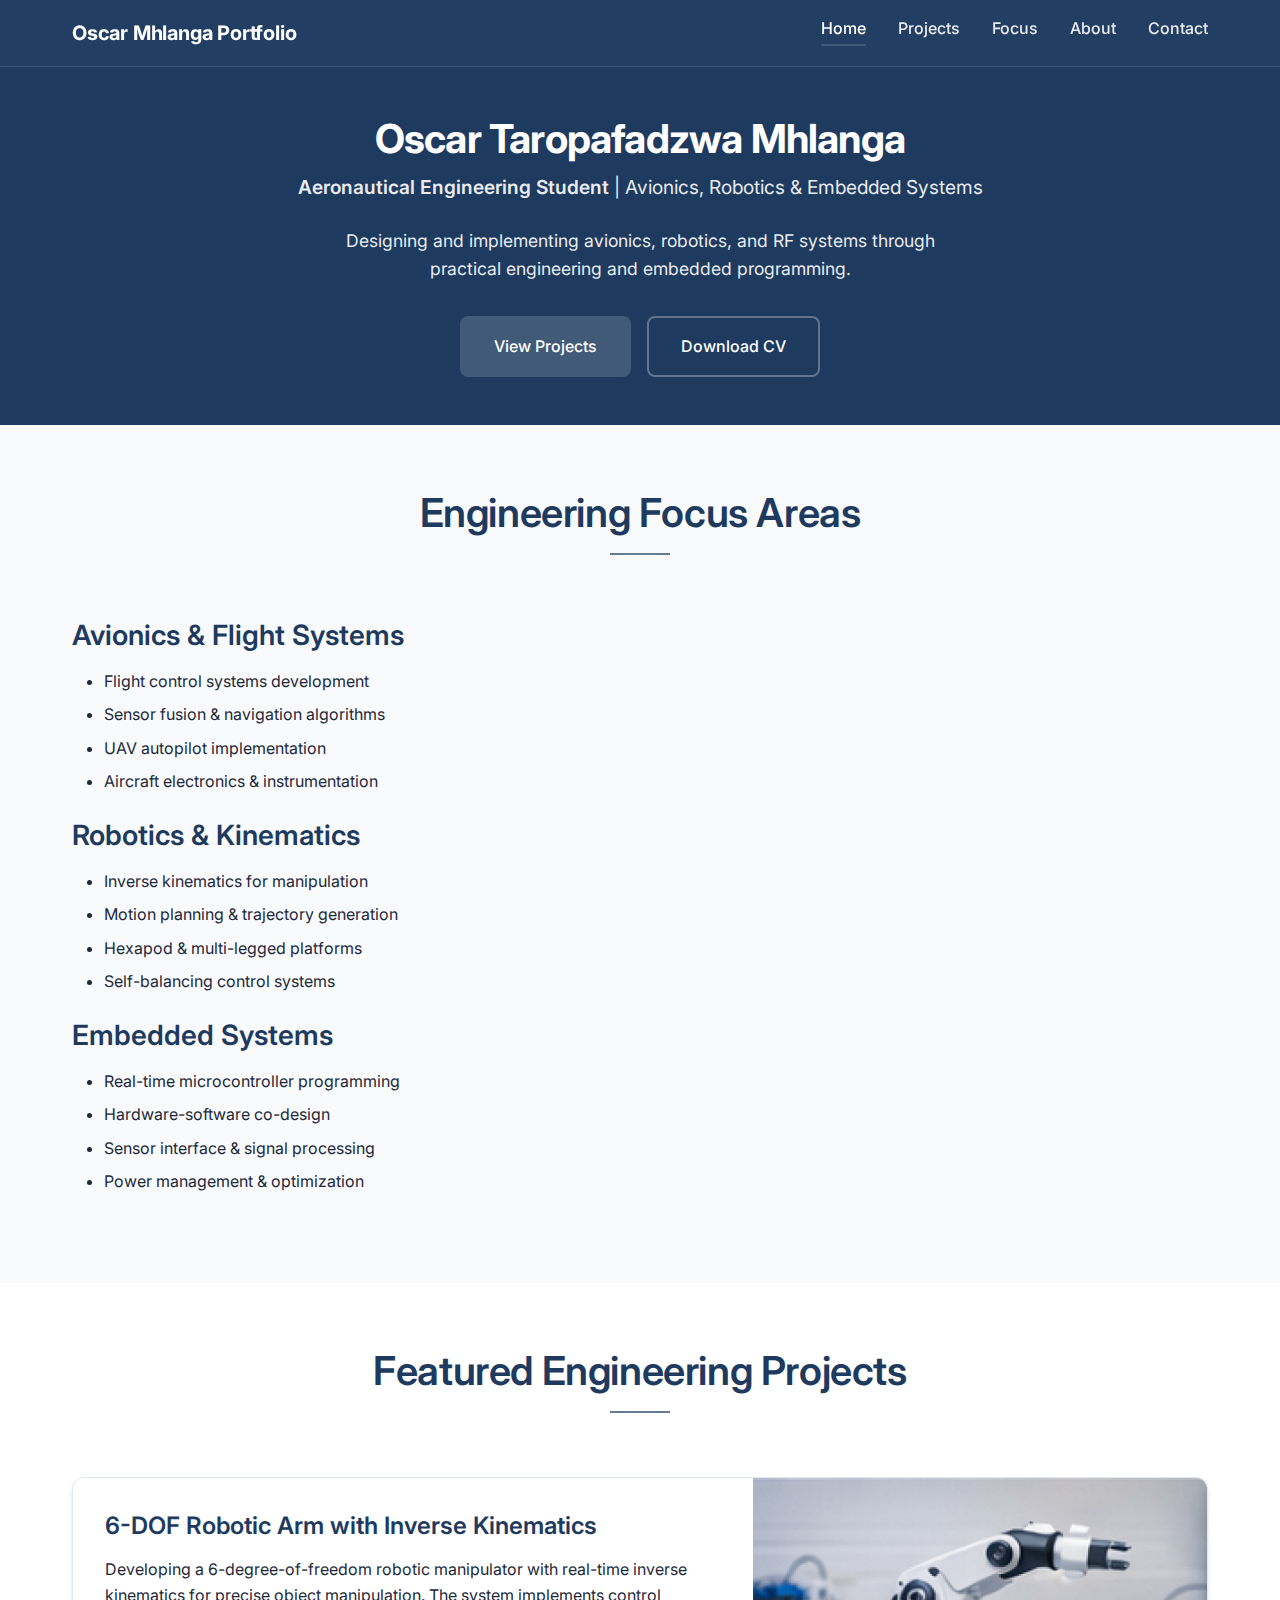
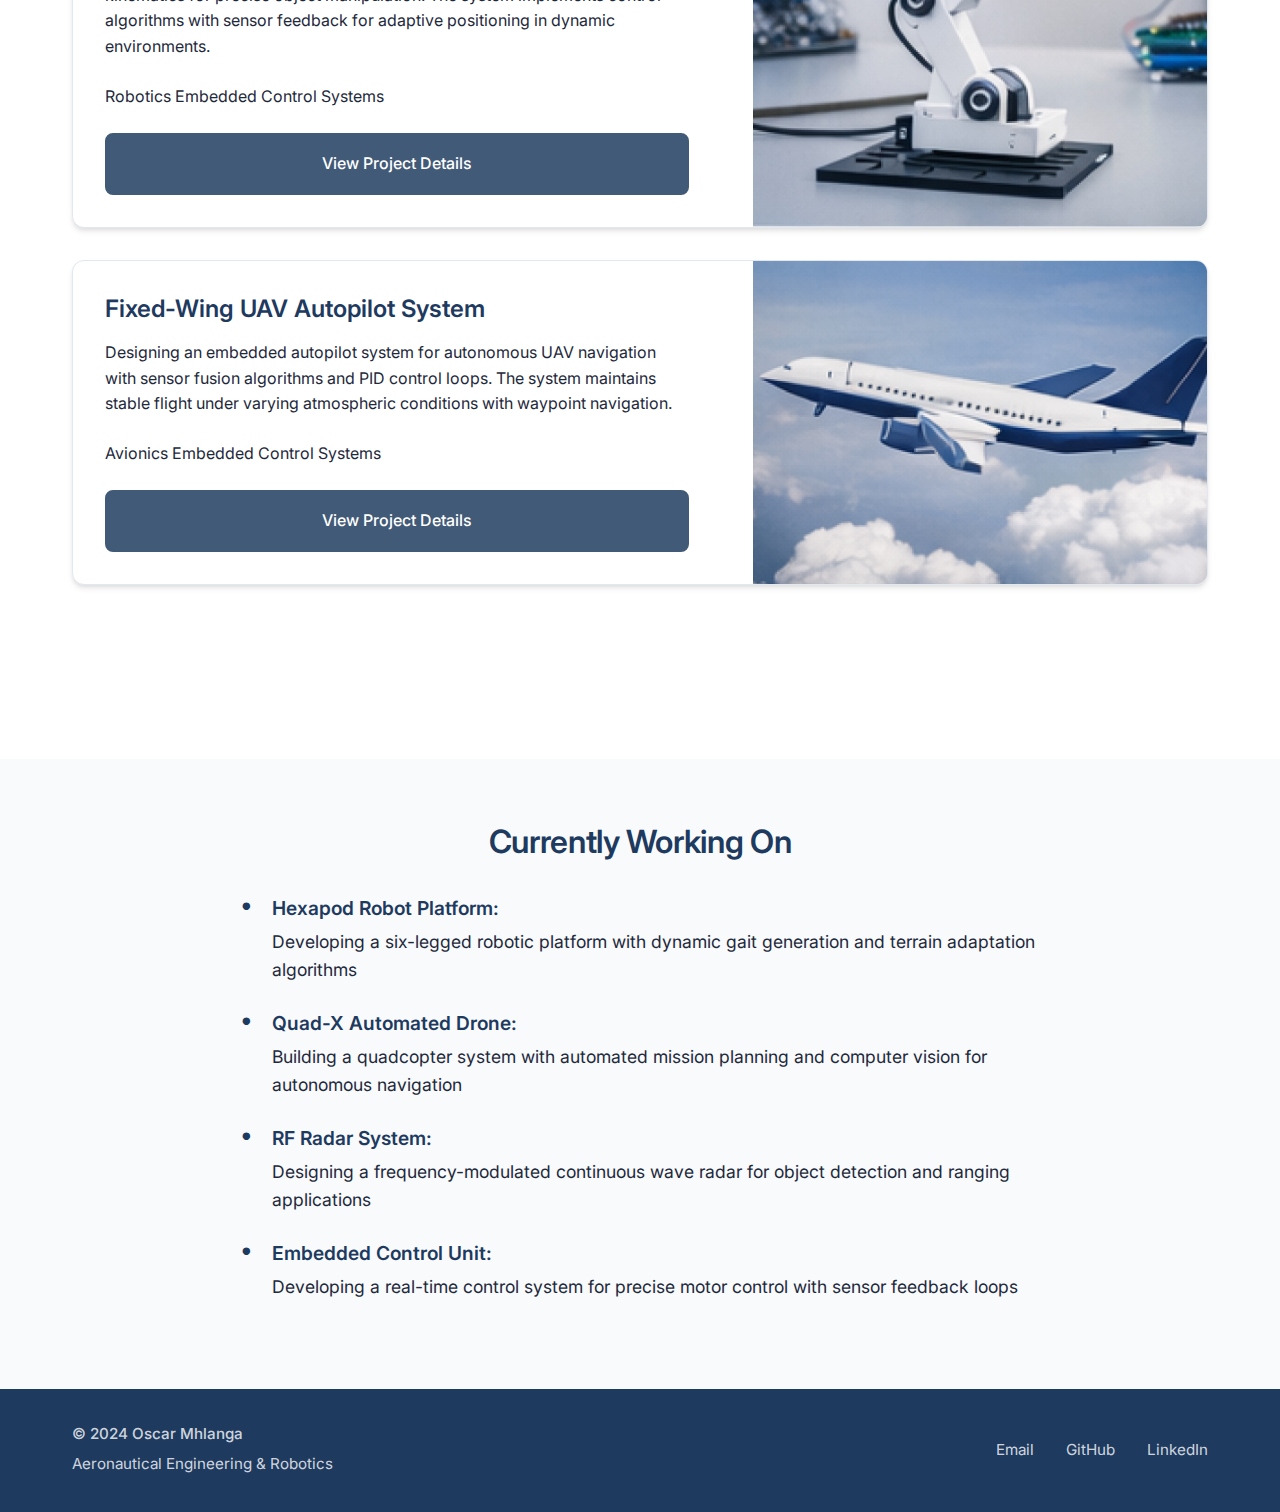
<file: index.html>
<!DOCTYPE html>
<html lang="en">
<head>
    <meta charset="UTF-8">
    <meta name="viewport" content="width=device-width, initial-scale=1.0">
    <title>Oscar Mhlanga</title>
    
    <!-- Fonts -->
    <link rel="preconnect" href="https://fonts.googleapis.com">
    <link rel="preconnect" href="https://fonts.gstatic.com" crossorigin>
    <link href="https://fonts.googleapis.com/css2?family=Inter:wght@300;400;500;600;700&family=JetBrains+Mono:wght@400;500&display=swap" rel="stylesheet">
    
    <!-- CSS -->
    <link rel="stylesheet" href="assets/css/main.css">
    <link rel="stylesheet" href="assets/css/typography.css">
    <link rel="stylesheet" href="assets/css/components/navigation.css">
    <link rel="stylesheet" href="assets/css/components/buttons.css">
    <link rel="stylesheet" href="assets/css/components/cards.css">
    <link rel="stylesheet" href="assets/css/pages/home.css">
    
    <link rel="icon" type="image/svg+xml" href="assets/images/branding/logo.svg">
</head>
<body>
    <!-- Navigation -->
    <nav class="navigation" role="navigation" aria-label="Main navigation">
        <div class="navigation__container">
            <div class="navigation__logo">
                <a href="index.html">Oscar Mhlanga Portfolio</a>
            </div>
            <ul class="navigation__menu">
                <li><a href="index.html" class="navigation__link navigation__link--active">Home</a></li>
                <li><a href="projects.html" class="navigation__link">Projects</a></li>
                <li><a href="focus.html" class="navigation__link">Focus</a></li>
                <li><a href="about.html" class="navigation__link">About</a></li>
                <li><a href="contact.html" class="navigation__link">Contact</a></li>
            </ul>
            <button class="navigation__hamburger" aria-label="Toggle navigation menu">
                <span class="navigation__hamburger-bar"></span>
                <span class="navigation__hamburger-bar"></span>
                <span class="navigation__hamburger-bar"></span>
            </button>
        </div>
    </nav>

    <!-- Hero Section -->
    <header class="hero">
        <div class="hero__container">
            <h1 class="hero__title">Oscar Taropafadzwa Mhlanga</h1>
            <p class="hero__subtitle">
                <strong>Aeronautical Engineering Student</strong> | Avionics, Robotics & Embedded Systems
            </p>
            <p class="hero__statement">
                Designing and implementing avionics, robotics, and RF systems through practical engineering and embedded programming.
            </p>
            <div class="hero__cta">
                <a href="projects.html" class="button button--primary">View Projects</a>
                <a href="downloads/Oscar_Mhlanga_CV.pdf" class="button button--secondary" download>Download CV</a>
            </div>
        </div>
    </header>

    <!-- Engineering Focus Areas -->
    <section class="focus-areas">
        <div class="container">
            <h2 class="section-title">Engineering Focus Areas</h2>
            <div class="focus-grid">
                <!-- Avionics Card -->
                <div class="focus-card">
                    <h3 class="focus-card__title">Avionics & Flight Systems</h3>
                    <ul class="focus-card__list">
                        <li>Flight control systems development</li>
                        <li>Sensor fusion & navigation algorithms</li>
                        <li>UAV autopilot implementation</li>
                        <li>Aircraft electronics & instrumentation</li>
                    </ul>
                </div>

                <!-- Robotics Card -->
                <div class="focus-card">
                    <h3 class="focus-card__title">Robotics & Kinematics</h3>
                    <ul class="focus-card__list">
                        <li>Inverse kinematics for manipulation</li>
                        <li>Motion planning & trajectory generation</li>
                        <li>Hexapod & multi-legged platforms</li>
                        <li>Self-balancing control systems</li>
                    </ul>
                </div>

                <!-- Embedded Systems Card -->
                <div class="focus-card">
                    <h3 class="focus-card__title">Embedded Systems</h3>
                    <ul class="focus-card__list">
                        <li>Real-time microcontroller programming</li>
                        <li>Hardware-software co-design</li>
                        <li>Sensor interface & signal processing</li>
                        <li>Power management & optimization</li>
                    </ul>
                </div>
            </div>
        </div>
    </section>

    <!-- Featured Projects -->
    <section class="featured-projects">
        <div class="container">
            <h2 class="section-title">Featured Engineering Projects</h2>
            <div class="featured-grid">
                <!-- Robotic Arm Project Card -->
                <article class="project-card">
                    <div class="project-card__content">
                        <h3 class="project-card__title">6-DOF Robotic Arm with Inverse Kinematics</h3>
                        <p class="project-card__description">
                            Developing a 6-degree-of-freedom robotic manipulator with real-time inverse kinematics for precise object manipulation. The system implements control algorithms with sensor feedback for adaptive positioning in dynamic environments.
                        </p>
                        <div class="project-card__tags">
                            <span class="tag">Robotics</span>
                            <span class="tag">Embedded</span>
                            <span class="tag">Control Systems</span>
                        </div>
                        <a href="projects/robotic-arm/" class="button button--primary">View Project Details</a>
                    </div>
                    <div class="project-card__image">
                        <img src="assets/images/content/robotic-arm.jpg" alt="Robotic Arm Prototype" loading="lazy">
                    </div>
                </article>

                <!-- UAV Autopilot Project Card -->
                <article class="project-card">
                    <div class="project-card__content">
                        <h3 class="project-card__title">Fixed-Wing UAV Autopilot System</h3>
                        <p class="project-card__description">
                            Designing an embedded autopilot system for autonomous UAV navigation with sensor fusion algorithms and PID control loops. The system maintains stable flight under varying atmospheric conditions with waypoint navigation.
                        </p>
                        <div class="project-card__tags">
                            <span class="tag">Avionics</span>
                            <span class="tag">Embedded</span>
                            <span class="tag">Control Systems</span>
                        </div>
                        <a href="projects/uav-autopilot/" class="button button--primary">View Project Details</a>
                    </div>
                    <div class="project-card__image">
                        <img src="assets/images/content/uav-autopilot.jpg" alt="UAV Autopilot System" loading="lazy">
                    </div>
                </article>
            </div>
            <div class="view-all-container">
                <a href="projects.html" class="button button--secondary">View All Engineering Projects</a>
            </div>
        </div>
    </section>

    <!-- Currently Working On -->
    <section class="current-work">
        <div class="container">
            <div class="current-work-header">
                <div class="divider-line"></div>
                <h2 class="current-work-title">Currently Working On</h2>
                <div class="divider-line"></div>
            </div>
            
            <div class="current-work-content">
                <ul class="current-work-list">
                    <li><strong>Hexapod Robot Platform:</strong> Developing a six-legged robotic platform with dynamic gait generation and terrain adaptation algorithms</li>
                    <li><strong>Quad-X Automated Drone:</strong> Building a quadcopter system with automated mission planning and computer vision for autonomous navigation</li>
                    <li><strong>RF Radar System:</strong> Designing a frequency-modulated continuous wave radar for object detection and ranging applications</li>
                    <li><strong>Embedded Control Unit:</strong> Developing a real-time control system for precise motor control with sensor feedback loops</li>
                </ul>
            </div>
        </div>
    </section>

    <!-- Footer -->
    <footer class="footer">
        <div class="container">
            <div class="footer__content">
                <div class="footer__info">
                    <p class="footer__copyright">© 2024 Oscar Mhlanga</p>
                    <p>Aeronautical Engineering & Robotics</p>
                </div>
                <div class="footer__links">
                    <a href="mailto:oscariance20@gmail.com">Email</a>
                    <a href="https://github.com/OscarTaro">GitHub</a>
                    <a href="https://www.linkedin.com/in/oscar-mhlanga-a473022b9?utm_source=share&utm_campaign=share_via&utm_content=profile&utm_medium=android_app">LinkedIn</a>
                </div>
            </div>
        </div>
    </footer>

    <script src="assets/js/main.js" defer></script>
    <script src="assets/js/navigation.js" defer></script>
</body>
</html>
</file>
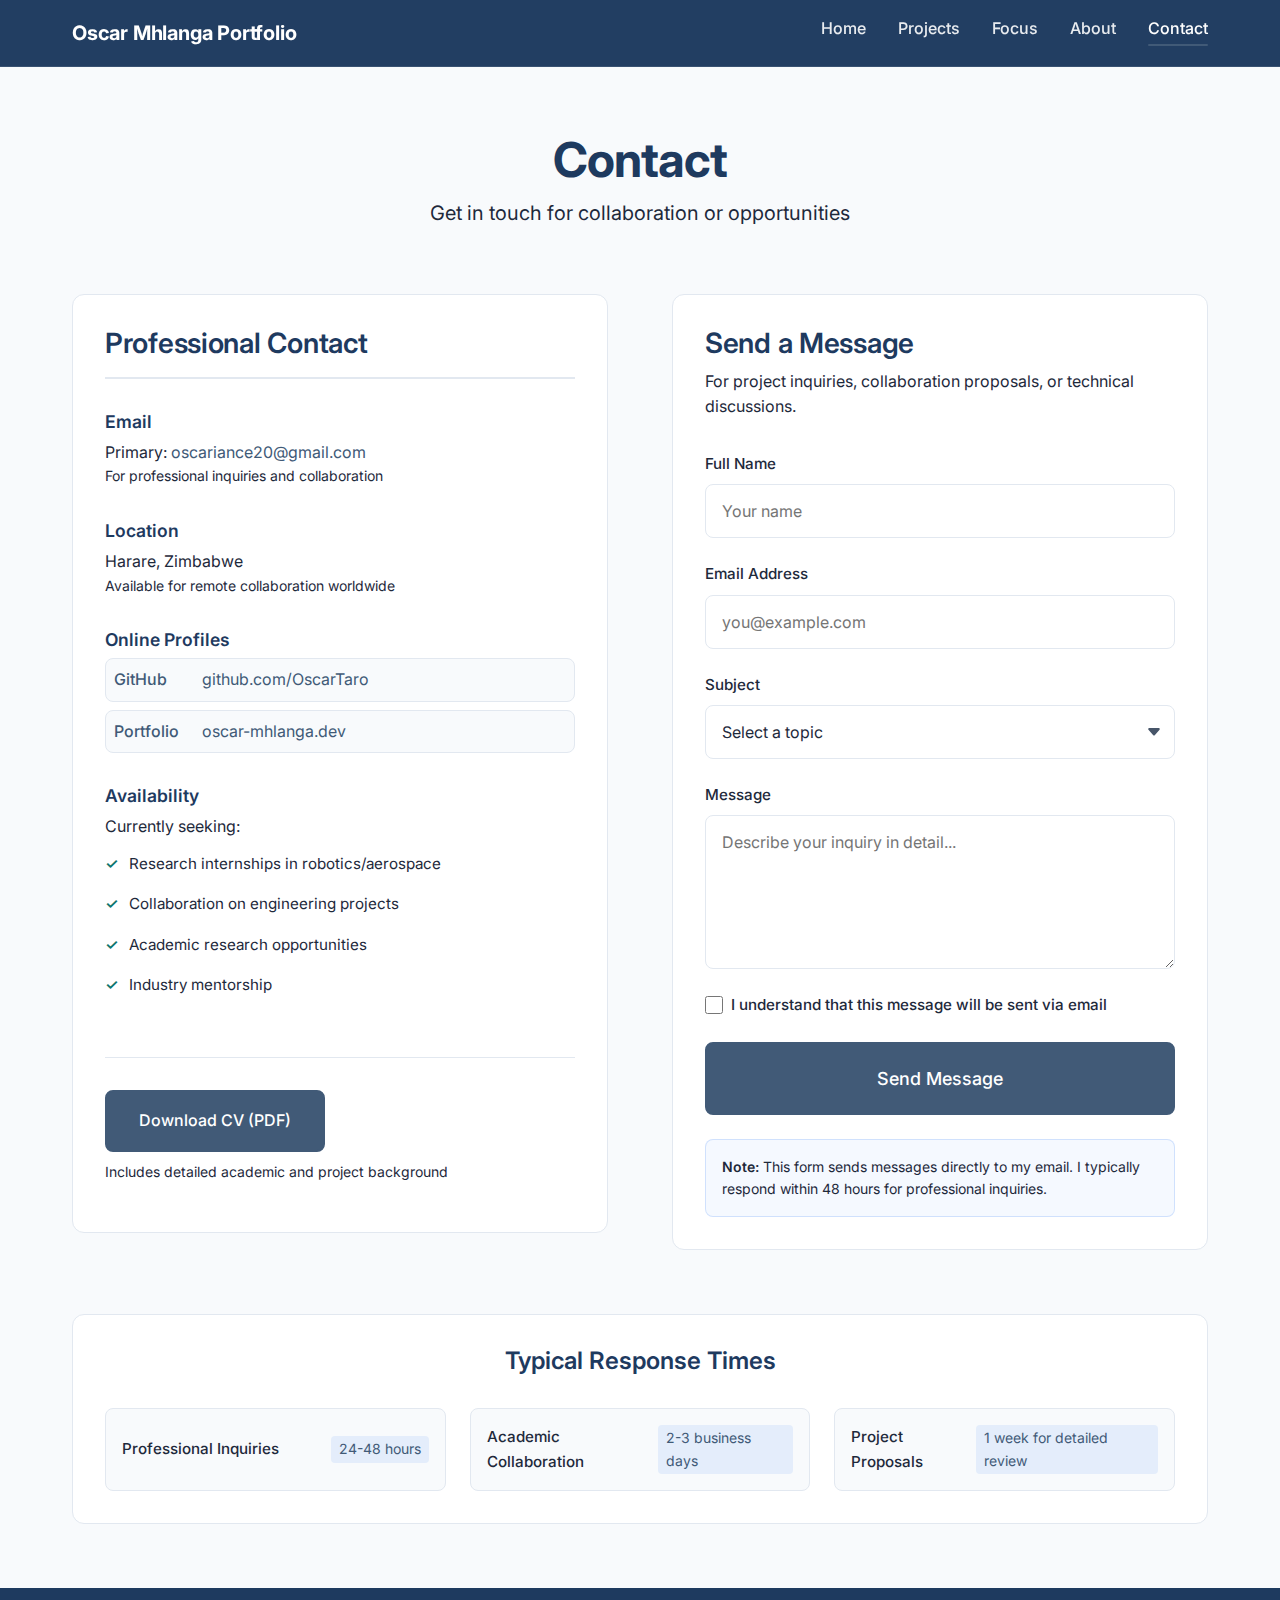
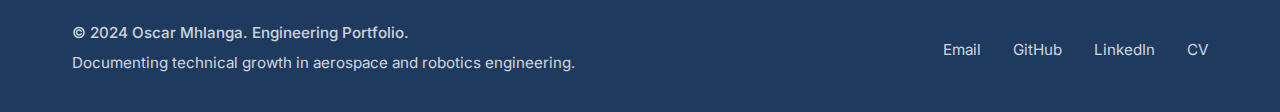
<file: contact.html>
<!DOCTYPE html>
<html lang="en">
<head>
    <meta charset="UTF-8">
    <meta name="viewport" content="width=device-width, initial-scale=1.0">
    <title>Contact | Oscar Mhlanga</title>
    
    <!-- Fonts -->
    <link rel="preconnect" href="https://fonts.googleapis.com">
    <link rel="preconnect" href="https://fonts.gstatic.com" crossorigin>
    <link href="https://fonts.googleapis.com/css2?family=Inter:wght@300;400;500;600;700&family=JetBrains+Mono:wght@400;500&display=swap" rel="stylesheet">
    
    <!-- CSS Files -->
    <link rel="stylesheet" href="assets/css/main.css">
    <link rel="stylesheet" href="assets/css/typography.css">
    <link rel="stylesheet" href="assets/css/components/navigation.css">
    <link rel="stylesheet" href="assets/css/components/cards.css">
    <link rel="stylesheet" href="assets/css/components/buttons.css">
    <link rel="stylesheet" href="assets/css/pages/contact.css">
    
    <link rel="icon" type="image/svg+xml" href="assets/images/branding/logo.svg">
</head>
<body>
    <!-- Navigation -->
    <nav class="navigation" role="navigation" aria-label="Main navigation">
        <div class="navigation__container">
            <div class="navigation__logo">
                <a href="index.html">Oscar Mhlanga Portfolio</a>
            </div>
            <ul class="navigation__menu">
                <li><a href="index.html" class="navigation__link">Home</a></li>
                <li><a href="projects.html" class="navigation__link">Projects</a></li>
                <li><a href="focus.html" class="navigation__link">Focus</a></li>
                <li><a href="about.html" class="navigation__link">About</a></li>
                <li><a href="contact.html" class="navigation__link navigation__link--active">Contact</a></li>
            </ul>
            <button class="navigation__hamburger" aria-label="Toggle navigation menu">
                <span class="navigation__hamburger-bar"></span>
                <span class="navigation__hamburger-bar"></span>
                <span class="navigation__hamburger-bar"></span>
            </button>
        </div>
    </nav>

    <!-- Contact Page Content -->
    <main class="contact-page">
        <div class="container">
            <header class="page-header">
                <h1>Contact</h1>
                <p class="page-subtitle">Get in touch for collaboration or opportunities</p>
            </header>

            <div class="contact-content">
                <div class="contact-info">
                    <div class="contact-card">
                        <h2>Professional Contact</h2>
                        
                        <div class="contact-details">
                            <div class="contact-item">
                                <h3>Email</h3>
                                <p>Primary: <a href="mailto:oscariance20@gmail.com">oscariance20@gmail.com</a></p>
                                <p class="contact-note">For professional inquiries and collaboration</p>
                            </div>
                            
                            <div class="contact-item">
                                <h3>Location</h3>
                                <p>Harare, Zimbabwe</p>
                                <p class="contact-note">Available for remote collaboration worldwide</p>
                            </div>
                            
                            <div class="contact-item">
                                <h3>Online Profiles</h3>
                                <div class="social-links">
                                    <a href="https://github.com/OscarTaro" class="social-link">
                                        <span class="social-icon">GitHub</span>
                                        <span>github.com/OscarTaro</span>
                                    </a>
                                    <!-- Add LinkedIn when available -->
                                    <a href="https://github.com/OscarTaro" class="social-link">
                                        <span class="social-icon">Portfolio</span>
                                        <span>oscar-mhlanga.dev</span>
                                    </a>
                                </div>
                            </div>
                            
                            <div class="contact-item">
                                <h3>Availability</h3>
                                <p>Currently seeking:</p>
                                <ul class="availability-list">
                                    <li>Research internships in robotics/aerospace</li>
                                    <li>Collaboration on engineering projects</li>
                                    <li>Academic research opportunities</li>
                                    <li>Industry mentorship</li>
                                </ul>
                            </div>
                        </div>
                        
                        <div class="contact-cta">
                            <a href="downloads/Oscar_Mhlanga_CV.pdf" class="button button--primary" download>
                                Download CV (PDF)
                            </a>
                            <p class="cta-note">Includes detailed academic and project background</p>
                        </div>
                    </div>
                </div>
                
                <div class="contact-form-section">
                    <div class="contact-form-card">
                        <h2>Send a Message</h2>
                        <p class="form-description">For project inquiries, collaboration proposals, or technical discussions.</p>
                        
                        <form class="contact-form">
                            <div class="form-group">
                                <label for="name">Full Name</label>
                                <input type="text" id="name" name="name" required 
                                       placeholder="Your name">
                            </div>
                            
                            <div class="form-group">
                                <label for="email">Email Address</label>
                                <input type="email" id="email" name="email" required 
                                       placeholder="you@example.com">
                            </div>
                            
                            <div class="form-group">
                                <label for="subject">Subject</label>
                                <select id="subject" name="subject" required>
                                    <option value="" disabled selected>Select a topic</option>
                                    <option value="project">Project Collaboration</option>
                                    <option value="internship">Internship Opportunity</option>
                                    <option value="research">Research Discussion</option>
                                    <option value="technical">Technical Question</option>
                                    <option value="other">Other</option>
                                </select>
                            </div>
                            
                            <div class="form-group">
                                <label for="message">Message</label>
                                <textarea id="message" name="message" rows="6" required 
                                          placeholder="Describe your inquiry in detail..."></textarea>
                            </div>
                            
                            <div class="form-group">
                                <label class="checkbox-label">
                                    <input type="checkbox" name="consent" required>
                                    <span>I understand that this message will be sent via email</span>
                                </label>
                            </div>
                            
                            <button type="submit" class="button button--primary button--large">
                                Send Message
                            </button>
                        </form>
                        
                        <div class="form-note">
                            <p><strong>Note:</strong> This form sends messages directly to my email. I typically respond within 48 hours for professional inquiries.</p>
                        </div>
                    </div>
                </div>
            </div>
            
            <!-- Response Time Information -->
            <div class="response-info">
                <div class="response-card">
                    <h3>Typical Response Times</h3>
                    <div class="response-grid">
                        <div class="response-item">
                            <span class="response-type">Professional Inquiries</span>
                            <span class="response-time">24-48 hours</span>
                        </div>
                        <div class="response-item">
                            <span class="response-type">Academic Collaboration</span>
                            <span class="response-time">2-3 business days</span>
                        </div>
                        <div class="response-item">
                            <span class="response-type">Project Proposals</span>
                            <span class="response-time">1 week for detailed review</span>
                        </div>
                    </div>
                </div>
            </div>
        </div>
    </main>

    <!-- Footer -->
    <footer class="footer" role="contentinfo">
        <div class="container">
            <div class="footer__content">
                <div class="footer__info">
                    <p class="footer__copyright">© 2024 Oscar Mhlanga. Engineering Portfolio.</p>
                    <p>Documenting technical growth in aerospace and robotics engineering.</p>
                </div>
                <div class="footer__links">
                    <a href="mailto:oscariance20@gmail.com" class="footer__link">Email</a>
                    <a href="https://github.com/OscarTaro" class="footer__link">GitHub</a>
                    <a href="https://www.linkedin.com/in/oscar-mhlanga-a473022b9?utm_source=share&utm_campaign=share_via&utm_content=profile&utm_medium=android_app">LinkedIn</a>

                    <a href="downloads/Oscar_Mhlanga_CV.pdf" class="footer__link" download>CV</a>
                </div>
            </div>
        </div>
    </footer>

    <!-- JavaScript Files -->
    <script src="assets/js/main.js" defer></script>
    <script src="assets/js/navigation.js" defer></script>
    
    <!-- Contact Form Handling -->
    <script>
        document.addEventListener('DOMContentLoaded', function() {
            const contactForm = document.querySelector('.contact-form');
            
            if (contactForm) {
                contactForm.addEventListener('submit', function(e) {
                    e.preventDefault();
                    
                    // Get form data
                    const formData = new FormData(this);
                    const name = formData.get('name');
                    const email = formData.get('email');
                    
                    // In a real implementation, you would send this to a server
                    // For now, we'll simulate a successful submission
                    
                    // Create email link (fallback for static site)
                    const subject = encodeURIComponent(formData.get('subject') + ' - From Portfolio Contact Form');
                    const body = encodeURIComponent(
                        `Name: ${name}\nEmail: ${email}\n\nMessage:\n${formData.get('message')}`
                    );
                    
                    const mailtoLink = `mailto:oscariance20@gmail.com?subject=${subject}&body=${body}`;
                    
                    // Open email client
                    window.location.href = mailtoLink;
                    
                    // Show success message
                    alert('Thank you for your message. Your email client will open with a pre-filled message. Please send it to complete your inquiry.');
                    
                    // Reset form
                    this.reset();
                });
            }
        });
    </script>
</body>
</html>
</file>
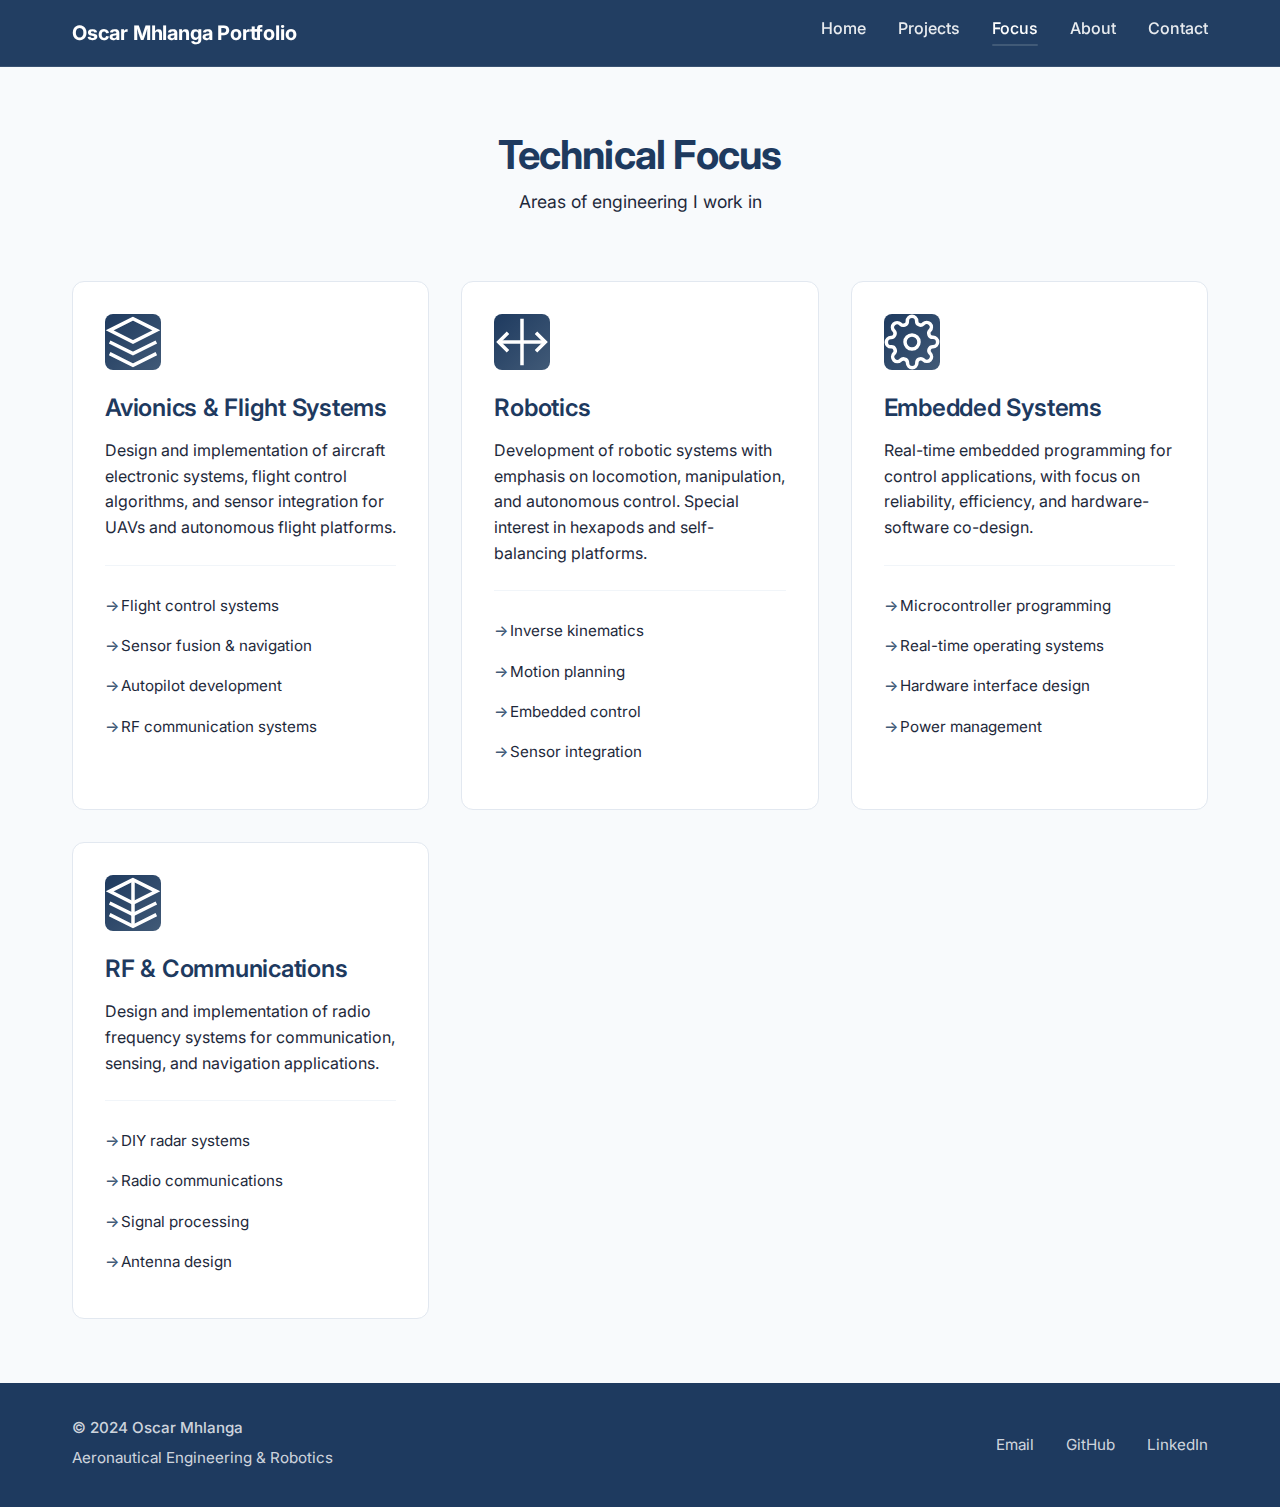
<file: focus.html>
<!DOCTYPE html>
<html lang="en">
<head>
    <meta charset="UTF-8">
    <meta name="viewport" content="width=device-width, initial-scale=1.0">
    <title>Focus | Oscar Mhlanga</title>
    
    <!-- Fonts -->
    <link rel="preconnect" href="https://fonts.googleapis.com">
    <link rel="preconnect" href="https://fonts.gstatic.com" crossorigin>
    <link href="https://fonts.googleapis.com/css2?family=Inter:wght@300;400;500;600;700&family=JetBrains+Mono:wght@400;500&display=swap" rel="stylesheet">
    
    <!-- CSS -->
    <link rel="stylesheet" href="assets/css/main.css">
    <link rel="stylesheet" href="assets/css/typography.css">
    <link rel="stylesheet" href="assets/css/components/navigation.css">
    <link rel="stylesheet" href="assets/css/components/buttons.css">
    <link rel="stylesheet" href="assets/css/pages/focus.css">
    
    <link rel="icon" type="image/svg+xml" href="assets/images/branding/logo.svg">
</head>
<body>
    <!-- Navigation -->
    <nav class="navigation" role="navigation" aria-label="Main navigation">
        <div class="navigation__container">
            <div class="navigation__logo">
                <a href="index.html">Oscar Mhlanga Portfolio</a>
            </div>
            <ul class="navigation__menu">
                <li><a href="index.html" class="navigation__link">Home</a></li>
                <li><a href="projects.html" class="navigation__link">Projects</a></li>
                <li><a href="focus.html" class="navigation__link navigation__link--active">Focus</a></li>
                <li><a href="about.html" class="navigation__link">About</a></li>
                <li><a href="contact.html" class="navigation__link">Contact</a></li>
            </ul>
            <button class="navigation__hamburger" aria-label="Toggle navigation menu">
                <span class="navigation__hamburger-bar"></span>
                <span class="navigation__hamburger-bar"></span>
                <span class="navigation__hamburger-bar"></span>
            </button>
        </div>
    </nav>

    <!-- Focus Page -->
    <main class="focus-page">
        <div class="container">
            <div class="page-header">
                <h1>Technical Focus</h1>
                <p class="page-subtitle">Areas of engineering I work in</p>
            </div>

            <div class="focus-grid">
                <!-- Avionics -->
                <div class="focus-card">
                    <div class="focus-icon">
                        <svg xmlns="http://www.w3.org/2000/svg" viewBox="0 0 24 24" fill="none" stroke="currentColor" stroke-width="1.5">
                            <path d="M12 2L2 7L12 12L22 7L12 2Z"/>
                            <path d="M2 17L12 22L22 17"/>
                            <path d="M2 12L12 17L22 12"/>
                        </svg>
                    </div>
                    <h2>Avionics & Flight Systems</h2>
                    <p>Design and implementation of aircraft electronic systems, flight control algorithms, and sensor integration for UAVs and autonomous flight platforms.</p>
                    <ul class="focus-list">
                        <li>Flight control systems</li>
                        <li>Sensor fusion & navigation</li>
                        <li>Autopilot development</li>
                        <li>RF communication systems</li>
                    </ul>
                </div>

                <!-- Robotics -->
                <div class="focus-card">
                    <div class="focus-icon">
                        <svg xmlns="http://www.w3.org/2000/svg" viewBox="0 0 24 24" fill="none" stroke="currentColor" stroke-width="1.5">
                            <path d="M18 8L22 12L18 16"/>
                            <path d="M6 8L2 12L6 16"/>
                            <path d="M2 12H22"/>
                            <path d="M12 2L12 22"/>
                        </svg>
                    </div>
                    <h2>Robotics</h2>
                    <p>Development of robotic systems with emphasis on locomotion, manipulation, and autonomous control. Special interest in hexapods and self-balancing platforms.</p>
                    <ul class="focus-list">
                        <li>Inverse kinematics</li>
                        <li>Motion planning</li>
                        <li>Embedded control</li>
                        <li>Sensor integration</li>
                    </ul>
                </div>

                <!-- Embedded Systems -->
                <div class="focus-card">
                    <div class="focus-icon">
                        <svg xmlns="http://www.w3.org/2000/svg" viewBox="0 0 24 24" fill="none" stroke="currentColor" stroke-width="1.5">
                            <circle cx="12" cy="12" r="3"/>
                            <path d="M19.4 15a1.65 1.65 0 00.33 1.82l.06.06a2 2 0 01-2.83 2.83l-.06-.06a1.65 1.65 0 00-1.82-.33 1.65 1.65 0 00-1 1.51V21a2 2 0 01-4 0v-.09A1.65 1.65 0 009 19.4a1.65 1.65 0 00-1.82.33l-.06.06a2 2 0 01-2.83-2.83l.06-.06a1.65 1.65 0 00.33-1.82 1.65 1.65 0 00-1.51-1H3a2 2 0 010-4h.09A1.65 1.65 0 004.6 9a1.65 1.65 0 00-.33-1.82l-.06-.06a2 2 0 012.83-2.83l.06.06a1.65 1.65 0 001.82.33H9a1.65 1.65 0 001-1.51V3a2 2 0 014 0v.09a1.65 1.65 0 001 1.51 1.65 1.65 0 001.82-.33l.06-.06a2 2 0 012.83 2.83l-.06.06a1.65 1.65 0 00-.33 1.82V9a1.65 1.65 0 001.51 1H21a2 2 0 010 4h-.09a1.65 1.65 0 00-1.51 1z"/>
                        </svg>
                    </div>
                    <h2>Embedded Systems</h2>
                    <p>Real-time embedded programming for control applications, with focus on reliability, efficiency, and hardware-software co-design.</p>
                    <ul class="focus-list">
                        <li>Microcontroller programming</li>
                        <li>Real-time operating systems</li>
                        <li>Hardware interface design</li>
                        <li>Power management</li>
                    </ul>
                </div>

                <!-- RF & Communications -->
                <div class="focus-card">
                    <div class="focus-icon">
                        <svg xmlns="http://www.w3.org/2000/svg" viewBox="0 0 24 24" fill="none" stroke="currentColor" stroke-width="1.5">
                            <path d="M12 2L2 7L12 12L22 7L12 2Z"/>
                            <path d="M2 17L12 22L22 17"/>
                            <path d="M2 12L12 17L22 12"/>
                            <path d="M12 2V22"/>
                        </svg>
                    </div>
                    <h2>RF & Communications</h2>
                    <p>Design and implementation of radio frequency systems for communication, sensing, and navigation applications.</p>
                    <ul class="focus-list">
                        <li>DIY radar systems</li>
                        <li>Radio communications</li>
                        <li>Signal processing</li>
                        <li>Antenna design</li>
                    </ul>
                </div>
            </div>
        </div>
    </main>

    <!-- Footer -->
    <footer class="footer">
        <div class="container">
            <div class="footer__content">
                <div class="footer__info">
                    <p class="footer__copyright">© 2024 Oscar Mhlanga</p>
                    <p>Aeronautical Engineering & Robotics</p>
                </div>
                <div class="footer__links">
                    <a href="mailto:oscariance20@gmail.com">Email</a>
                    <a href="https://github.com/OscarTaro">GitHub</a>
                    <a href="https://www.linkedin.com/in/oscar-mhlanga-a473022b9?utm_source=share&utm_campaign=share_via&utm_content=profile&utm_medium=android_app">LinkedIn</a>

                </div>
            </div>
        </div>
    </footer>

    <script src="assets/js/main.js" defer></script>
    <script src="assets/js/navigation.js" defer></script>
</body>
</html>
</file>
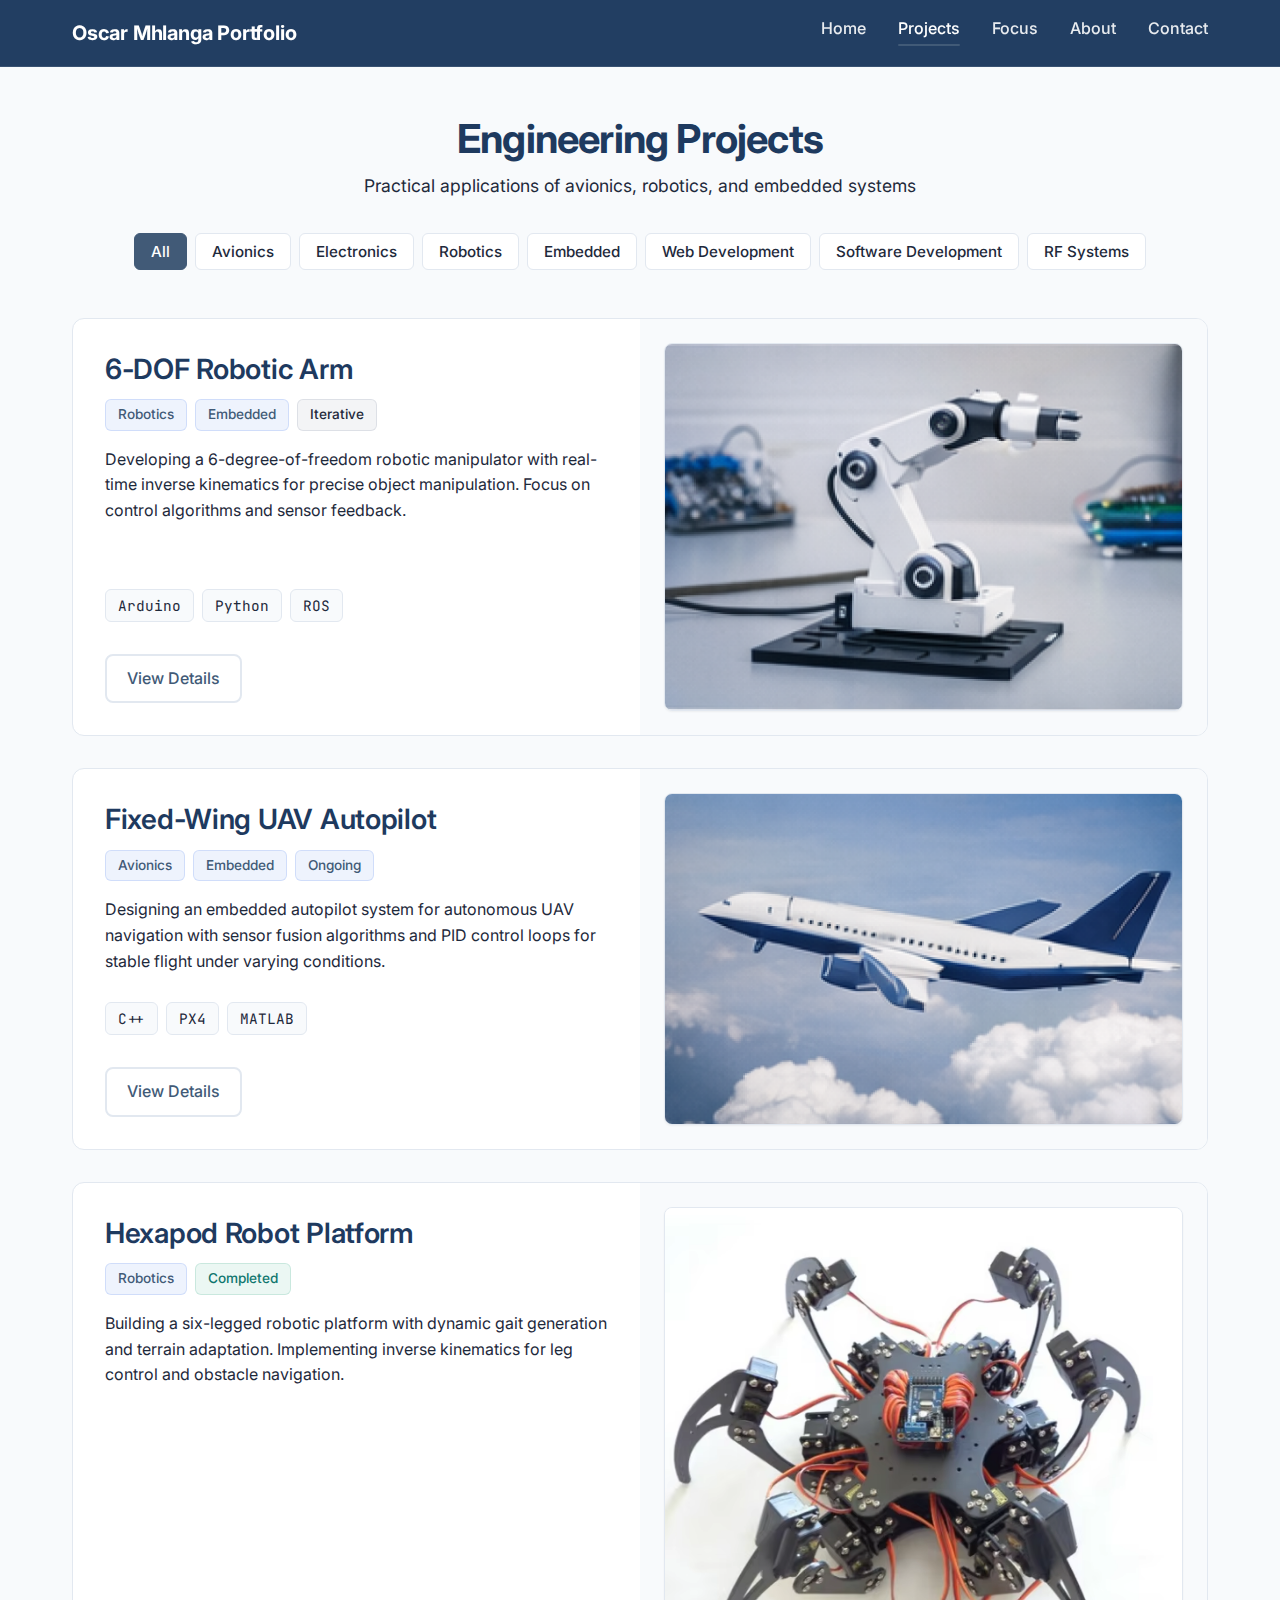
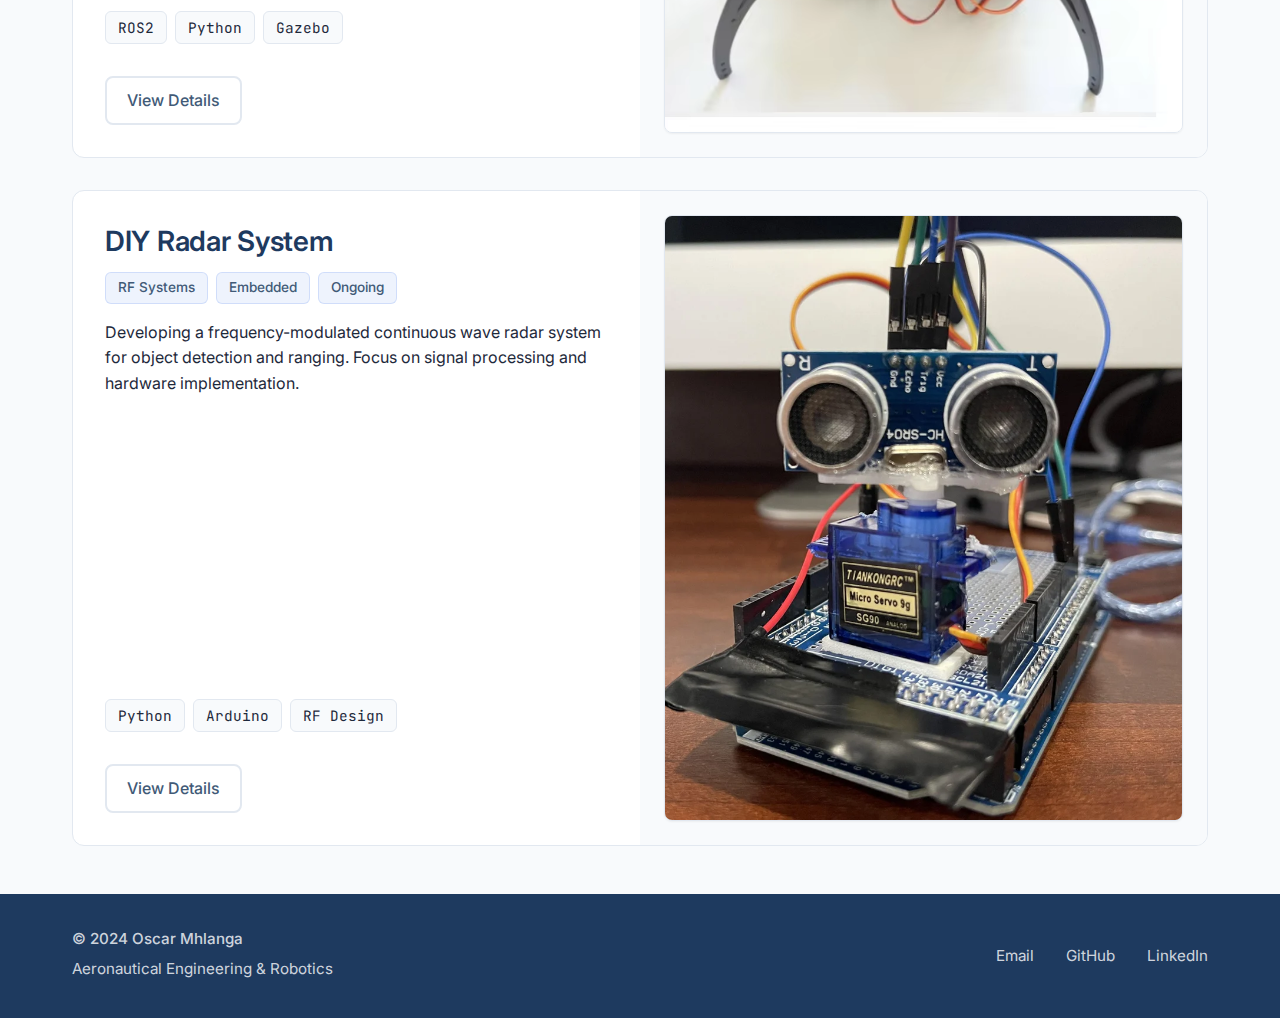
<file: projects.html>
<!DOCTYPE html>
<html lang="en">
<head>
    <meta charset="UTF-8">
    <meta name="viewport" content="width=device-width, initial-scale=1.0">
    <title>Projects | Oscar Mhlanga</title>
    
    <!-- Fonts -->
    <link rel="preconnect" href="https://fonts.googleapis.com">
    <link rel="preconnect" href="https://fonts.gstatic.com" crossorigin>
    <link href="https://fonts.googleapis.com/css2?family=Inter:wght@300;400;500;600;700&family=JetBrains+Mono:wght@400;500&display=swap" rel="stylesheet">
    
    <!-- CSS -->
    <link rel="stylesheet" href="assets/css/main.css">
    <link rel="stylesheet" href="assets/css/typography.css">
    <link rel="stylesheet" href="assets/css/components/navigation.css">
    <link rel="stylesheet" href="assets/css/components/buttons.css">
    <link rel="stylesheet" href="assets/css/pages/projects.css">
    
    <link rel="icon" type="image/svg+xml" href="assets/images/branding/logo.svg">
</head>
<body>
    <!-- Navigation -->
    <nav class="navigation" role="navigation" aria-label="Main navigation">
        <div class="navigation__container">
            <div class="navigation__logo">
                <a href="index.html">Oscar Mhlanga Portfolio</a>
            </div>
            <ul class="navigation__menu">
                <li><a href="index.html" class="navigation__link">Home</a></li>
                <li><a href="projects.html" class="navigation__link navigation__link--active">Projects</a></li>
                <li><a href="focus.html" class="navigation__link">Focus</a></li>
                <li><a href="about.html" class="navigation__link">About</a></li>
                <li><a href="contact.html" class="navigation__link">Contact</a></li>
            </ul>
            <button class="navigation__hamburger" aria-label="Toggle navigation menu">
                <span class="navigation__hamburger-bar"></span>
                <span class="navigation__hamburger-bar"></span>
                <span class="navigation__hamburger-bar"></span>
            </button>
        </div>
    </nav>

    <!-- Projects Page -->
    <main class="projects-page">
        <div class="container">
            <div class="page-header">
                <h1>Engineering Projects</h1>
                <p class="page-subtitle">Practical applications of avionics, robotics, and embedded systems</p>
            </div>

            <!-- Filter -->
            <div class="filter-bar">
                <button class="filter-btn active" data-filter="all">All</button>
                <button class="filter-btn" data-filter="avionics">Avionics</button>
                <button class="filter-btn" data-filter="electronics">Electronics</button>
                <button class="filter-btn" data-filter="robotics">Robotics</button>
                <button class="filter-btn" data-filter="embedded">Embedded</button>
                <button class="filter-btn" data-filter="web">Web Development</button>
                <button class="filter-btn" data-filter="software">Software Development</button>
                <button class="filter-btn" data-filter="rf">RF Systems</button>
            </div>

            <!-- Projects Grid - Horizontal Cards -->
            <div class="projects-horizontal-grid">
                <!-- Robotic Arm -->
                <article class="project-horizontal-card" data-categories="robotics embedded">
                    <div class="project-card-content">
                        <div class="project-card-header">
                            <h2>6-DOF Robotic Arm</h2>
                            <div class="project-tags">
                                <span class="tag">Robotics</span>
                                <span class="tag">Embedded</span>
                                <span class="status status-iterative">Iterative</span>
                            </div>
                        </div>
                        <p class="project-description">Developing a 6-degree-of-freedom robotic manipulator with real-time inverse kinematics for precise object manipulation. Focus on control algorithms and sensor feedback.</p>
                        <div class="project-tech">
                            <span>Arduino</span>
                            <span>Python</span>
                            <span>ROS</span>
                        </div>
                        <a href="projects/robotic-arm/" class="button button--outline">View Details</a>
                    </div>
                    <div class="project-card-image">
                        <div class="image-container">
                            <img src="assets/images/content/robotic-arm.jpg" alt="Robotic Arm" loading="lazy">
                        </div>
                    </div>
                </article>

                <!-- UAV Autopilot -->
                <article class="project-horizontal-card" data-categories="avionics embedded">
                    <div class="project-card-content">
                        <div class="project-card-header">
                            <h2>Fixed-Wing UAV Autopilot</h2>
                            <div class="project-tags">
                                <span class="tag">Avionics</span>
                                <span class="tag">Embedded</span>
                                <span class="status status-ongoing">Ongoing</span>
                            </div>
                        </div>
                        <p class="project-description">Designing an embedded autopilot system for autonomous UAV navigation with sensor fusion algorithms and PID control loops for stable flight under varying conditions.</p>
                        <div class="project-tech">
                            <span>C++</span>
                            <span>PX4</span>
                            <span>MATLAB</span>
                        </div>
                        <a href="projects/uav-autopilot/" class="button button--outline">View Details</a>
                    </div>
                    <div class="project-card-image">
                        <div class="image-container">
                            <img src="assets/images/content/uav-autopilot.jpg" alt="UAV Autopilot" loading="lazy">
                        </div>
                    </div>
                </article>

                <!-- Hexapod Robot -->
                <article class="project-horizontal-card" data-categories="robotics">
                    <div class="project-card-content">
                        <div class="project-card-header">
                            <h2>Hexapod Robot Platform</h2>
                            <div class="project-tags">
                                <span class="tag">Robotics</span>
                                <span class="status status-completed">Completed</span>
                            </div>
                        </div>
                        <p class="project-description">Building a six-legged robotic platform with dynamic gait generation and terrain adaptation. Implementing inverse kinematics for leg control and obstacle navigation.</p>
                        <div class="project-tech">
                            <span>ROS2</span>
                            <span>Python</span>
                            <span>Gazebo</span>
                        </div>
                        <a href="projects/hexapod/" class="button button--outline">View Details</a>
                    </div>
                    <div class="project-card-image">
                        <div class="image-container">
                            <img src="assets/images/content/hexapod.jpg" alt="Hexapod Robot" loading="lazy">
                        </div>
                    </div>
                </article>

                <!-- DIY Radar -->
                <article class="project-horizontal-card" data-categories="rf embedded">
                    <div class="project-card-content">
                        <div class="project-card-header">
                            <h2>DIY Radar System</h2>
                            <div class="project-tags">
                                <span class="tag">RF Systems</span>
                                <span class="tag">Embedded</span>
                                <span class="status status-ongoing">Ongoing</span>
                            </div>
                        </div>
                        <p class="project-description">Developing a frequency-modulated continuous wave radar system for object detection and ranging. Focus on signal processing and hardware implementation.</p>
                        <div class="project-tech">
                            <span>Python</span>
                            <span>Arduino</span>
                            <span>RF Design</span>
                        </div>
                        <a href="projects/radar-system/" class="button button--outline">View Details</a>
                    </div>
                    <div class="project-card-image">
                        <div class="image-container">
                            <img src="assets/images/content/radar-system.jpg" alt="DIY Radar" loading="lazy">
                        </div>
                    </div>
                </article>
            </div>
        </div>
    </main>

    <!-- Footer -->
    <footer class="footer">
        <div class="container">
            <div class="footer__content">
                <div class="footer__info">
                    <p class="footer__copyright">© 2024 Oscar Mhlanga</p>
                    <p>Aeronautical Engineering & Robotics</p>
                </div>
                <div class="footer__links">
                    <a href="mailto:oscariance20@gmail.com">Email</a>
                    <a href="https://github.com/OscarTaro">GitHub</a>
                    <a href="https://www.linkedin.com/in/oscar-mhlanga-a473022b9?utm_source=share&utm_campaign=share_via&utm_content=profile&utm_medium=android_app">LinkedIn</a>

                </div>
            </div>
        </div>
    </footer>

    <script src="assets/js/main.js" defer></script>
    <script src="assets/js/navigation.js" defer></script>
    <script src="assets/js/projects-filter.js" defer></script>
</body>
</html>
</file>
<file: assets/css/main.css>
:root {
    /* CORE AEROSPACE COLORS */
    --color-primary:#1E3A5F ;      /* Deep space blue - serious, authoritative */
    --color-primary-light: #1B263B; /* Lighter for hover states */
    --color-accent: #415A77;       /* Technical blue accent */
    --color-accent-light: #778DA9;  /* Muted highlight */
    
    /* BACKGROUNDS */
    --color-background: #F8FAFC;    /* Clean lab paper white */
    --color-surface: #FFFFFF;       /* Pure white cards */
    
    /* TEXT */
    --color-text: #1E293B;          /* Dark charcoal for primary text */
    --color-text-secondary: ; /* Slate gray for secondary */
    --color-text-light: #FFFFFF;    /* White text on dark backgrounds */
    
    /* UI ELEMENTS */
    --color-border: #E2E8F0;        /* Very subtle border */
    --color-border-light: #F1F5F9;   /* Even lighter for card separators */
    --color-muted: #CBD5E1;         /* Muted accents */
    
    /* STATUS COLORS */
    --color-success: #0F766E;       /* Professional teal for success */
    --color-warning: #D97706;       /* Amber for warnings */
    --color-error: #DC2626;         /* Red for errors */
    
    /* SPACING SYSTEM (8px grid) */
    --spacing-xs: 0.25rem;
    --spacing-sm: 0.5rem;
    --spacing-md: 1rem;
    --spacing-lg: 1.5rem;
    --spacing-xl: 2rem;
    --spacing-2xl: 3rem;
    --spacing-3xl: 4rem;
    
    /* BORDER RADIUS */
    --radius-sm: 4px;
    --radius-md: 8px;
    --radius-lg: 12px;
    
    /* SHADOWS - Very subtle like paper elevation */
    --shadow-sm: 0 1px 2px 0 rgba(0, 0, 0, 0.05);
    --shadow-md: 0 4px 6px -1px rgba(0, 0, 0, 0.1), 0 2px 4px -1px rgba(0, 0, 0, 0.06);
    --shadow-lg: 0 10px 15px -3px rgba(0, 0, 0, 0.1), 0 4px 6px -2px rgba(0, 0, 0, 0.05);
    
    /* TYPOGRAPHY */
    --font-family-sans: 'Inter', -apple-system, BlinkMacSystemFont, 'Segoe UI', Roboto, sans-serif;
    --font-family-mono: 'JetBrains Mono', 'SF Mono', Monaco, 'Courier New', monospace;
}

/* ============================================
   RESET & BASE STYLES
   ============================================ */

* {
    margin: 0;
    padding: 0;
    box-sizing: border-box;
}

html {
    scroll-behavior: smooth;
    font-size: 16px;
}

body {
    font-family: var(--font-family-sans);
    color: var(--color-text);
    background-color: var(--color-background);
    line-height: 1.6;
    -webkit-font-smoothing: antialiased;
    -moz-osx-font-smoothing: grayscale;
}

/* ============================================
   LAYOUT CONTAINERS
   ============================================ */

.container {
    max-width: 1200px;
    margin: 0 auto;
    padding: 0 var(--spacing-xl);
}

/* ============================================
   UTILITY CLASSES
   ============================================ */

.section-title {
    font-size: 2.5rem;
    font-weight: 600;
    text-align: center;
    margin-bottom: var(--spacing-3xl);
    color: var(--color-primary);
    position: relative;
}

.section-title::after {
    content: '';
    display: block;
    width: 60px;
    height: 2px;
    background-color: var(--color-accent);
    margin: var(--spacing-md) auto;
    opacity: 0.8;
}

.text-center {
    text-align: center;
}

/* ============================================
   ACCESSIBILITY
   ============================================ */

.visually-hidden {
    position: absolute;
    width: 1px;
    height: 1px;
    padding: 0;
    margin: -1px;
    overflow: hidden;
    clip: rect(0, 0, 0, 0);
    white-space: nowrap;
    border: 0;
}

:focus-visible {
    outline: 2px solid var(--color-accent);
    outline-offset: 2px;
}
</file>
<file: assets/css/typography.css>
/* ============================================
   TYPOGRAPHY SYSTEM
   ============================================ */

h1, h2, h3, h4, h5, h6 {
    font-family: var(--font-family-sans);
    font-weight: 600;
    line-height: 1.2;
    margin-bottom: var(--spacing-md);
    color: var(--color-primary);
}

h1 { 
    font-size: 3rem;
    font-weight: 700;
    letter-spacing: -0.02em;
}

h2 { 
    font-size: 2.5rem;
    letter-spacing: -0.01em;
}

h3 { 
    font-size: 1.75rem;
}

h4 { 
    font-size: 1.5rem;
}

p {
    margin-bottom: var(--spacing-md);
    color: var(--color-text-secondary);
    line-height: 1.7;
}

a {
    color: var(--color-accent);
    text-decoration: none;
    transition: color 0.2s ease, border-color 0.2s ease;
}

a:hover {
    color: var(--color-primary);
}

strong, b {
    font-weight: 600;
    color: var(--color-text);
}

em, i {
    font-style: italic;
}

/* ============================================
   CODE & TECHNICAL TYPOGRAPHY
   ============================================ */

code, pre, kbd, samp {
    font-family: var(--font-family-mono);
    font-size: 0.95rem;
}

code {
    background-color: var(--color-background);
    padding: 2px 6px;
    border-radius: var(--radius-sm);
    color: var(--color-accent);
    font-size: 0.9em;
}

pre {
    background-color: #1E293B;
    color: #E2E8F0;
    padding: var(--spacing-lg);
    border-radius: var(--radius-md);
    overflow-x: auto;
    margin: var(--spacing-lg) 0;
    font-size: 0.95rem;
    line-height: 1.5;
}

/* ============================================
   LISTS
   ============================================ */

ul, ol {
    margin-bottom: var(--spacing-lg);
    padding-left: var(--spacing-xl);
}

li {
    margin-bottom: var(--spacing-sm);
    color: var(--color-text-secondary);
}

ul ul, ol ol {
    margin-top: var(--spacing-sm);
    margin-bottom: 0;
}

/* ============================================
   BLOCKQUOTES
   ============================================ */

blockquote {
    border-left: 3px solid var(--color-accent);
    padding-left: var(--spacing-lg);
    margin: var(--spacing-lg) 0;
    color: var(--color-text-secondary);
    font-style: italic;
}

blockquote p {
    margin-bottom: var(--spacing-sm);
}

/* ============================================
   SMALL TEXT & LABELS
   ============================================ */

small, .text-small {
    font-size: 0.875rem;
    color: var(--color-text-secondary);
}

.text-muted {
    color: var(--color-muted);
}

/* ============================================
   LINE HEIGHT VARIATIONS
   ============================================ */

.leading-tight { line-height: 1.25; }
.leading-snug { line-height: 1.375; }
.leading-normal { line-height: 1.6; }
.leading-relaxed { line-height: 1.75; }
</file>
<file: assets/css/components/navigation.css>
/* ============================================
   NAVIGATION COMPONENT - COMPLETE FIX
   ============================================ */

.navigation {
    position: sticky;
    top: 0;
    z-index: 1000;
    background-color: rgba(30, 58, 95, 0.98); /* DARK NAVY */
    border-bottom: 1px solid rgba(255, 255, 255, 0.1);
    padding: var(--spacing-md) 0;
    backdrop-filter: blur(10px);
}

.navigation__container {
    display: flex;
    justify-content: space-between;
    align-items: center;
    max-width: 1200px;
    margin: 0 auto;
    padding: 0 var(--spacing-xl);
}

/* Logo */
.navigation__logo a {
    font-size: 1.25rem;
    font-weight: 700;
    color: var(--color-text-light);
    text-decoration: none;
    letter-spacing: -0.01em;
}

/* Desktop Menu */
.navigation__menu {
    display: flex;
    list-style: none;
    gap: var(--spacing-xl);
    margin: 0;
    padding: 0;
}

.navigation__link {
    font-weight: 500;
    padding: var(--spacing-sm) 0;
    position: relative;
    color: rgba(255, 255, 255, 0.9);
    text-decoration: none;
    transition: color 0.2s ease;
    font-size: 1rem;
}

.navigation__link:hover {
    color: var(--color-text-light);
}

.navigation__link--active {
    color: var(--color-text-light);
}

.navigation__link--active::after {
    content: '';
    position: absolute;
    bottom: 0;
    left: 0;
    width: 100%;
    height: 2px;
    background-color: var(--color-accent);
    border-radius: 1px;
}

/* Mobile Navigation Toggle */
.navigation__hamburger {
    display: none;
    background: none;
    border: none;
    cursor: pointer;
    padding: var(--spacing-sm);
    width: 48px;
    height: 48px;
    flex-direction: column;
    justify-content: center;
    align-items: center;
    z-index: 1001;
}

.navigation__hamburger-bar {
    display: block;
    width: 24px;
    height: 2px;
    background-color: var(--color-text-light);
    transition: all 0.3s ease;
    border-radius: 1px;
}

/* SPACING for hamburger bars */
.navigation__hamburger-bar:first-child {
    margin-bottom: 6px;
}

.navigation__hamburger-bar:last-child {
    margin-top: 6px;
}

/* ACTIVE STATE - These classes are added by JavaScript */
.navigation__hamburger.navigation__hamburger--active .navigation__hamburger-bar:nth-child(1) {
    transform: translateY(8px) rotate(45deg);
}

.navigation__hamburger.navigation__hamburger--active .navigation__hamburger-bar:nth-child(2) {
    opacity: 0;
}

.navigation__hamburger.navigation__hamburger--active .navigation__hamburger-bar:nth-child(3) {
    transform: translateY(-8px) rotate(-45deg);
}

/* Mobile Menu */
@media (max-width: 768px) {
    .navigation__hamburger {
        display: flex;
    }
    
    .navigation__menu {
        position: fixed;
        left: -100%;
        top: 72px;
        flex-direction: column;
        background-color: var(--color-primary);
        width: 100%;
        height: calc(100vh - 72px);
        text-align: left;
        transition: left 0.3s ease;
        box-shadow: var(--shadow-lg);
        padding: var(--spacing-xl);
        gap: 0;
        z-index: 999;
        overflow-y: auto;
    }
    
    /* ACTIVE STATE - This class is added by JavaScript */
    .navigation__menu.navigation__menu--active {
        left: 0;
    }
    
    .navigation__link {
        padding: var(--spacing-lg) 0;
        display: block;
        border-bottom: 1px solid rgba(255, 255, 255, 0.1);
        font-size: 1.1rem;
    }
    
    .navigation__link:last-child {
        border-bottom: none;
    }
    
    .navigation__link--active::after {
        display: none;
    }
    
    .navigation__link--active {
        background-color: rgba(255, 255, 255, 0.05);
        padding-left: var(--spacing-md);
        margin-left: -var(--spacing-md);
        border-radius: 4px;
    }
}

/* Prevent body scroll when menu is open */
body.menu-open {
    overflow: hidden;
}
</file>
<file: assets/css/components/buttons.css>
/* ============================================
   BUTTON COMPONENTS
   ============================================ */

.button {
    display: inline-flex;
    align-items: center;
    justify-content: center;
    padding: var(--spacing-md) var(--spacing-xl);
    border-radius: var(--radius-md);
    font-family: var(--font-family-sans);
    font-weight: 500;
    font-size: 1rem;
    text-align: center;
    cursor: pointer;
    transition: all 0.2s ease;
    border: 2px solid transparent;
    text-decoration: none;
    gap: var(--spacing-sm);
    position: relative;
    overflow: hidden;
}

.button::after {
    content: '';
    position: absolute;
    top: 0;
    left: -100%;
    width: 100%;
    height: 100%;
    background: linear-gradient(90deg, transparent, rgba(255, 255, 255, 0.1), transparent);
    transition: left 0.6s ease;
}

.button:hover::after {
    left: 100%;
}

/* Primary Button */
.button--primary {
    background-color: var(--color-accent);
    color: var(--color-text-light);
    border-color: var(--color-accent);
}

.button--primary:hover {
    background-color: var(--color-primary);
    border-color: var(--color-primary);
    color: var(--color-text-light);
    transform: translateY(-2px);
    box-shadow: var(--shadow-md);
}

/* Secondary Button */
.button--secondary {
    background-color: transparent;
    color: var(--color-text-light);
    border: 2px solid rgba(255, 255, 255, 0.3);
}

.button--secondary:hover {
    background-color: rgba(255, 255, 255, 0.1);
    border-color: rgba(255, 255, 255, 0.5);
    transform: translateY(-2px);
}

/* Outline Button */
.button--outline {
    background-color: transparent;
    color: var(--color-accent);
    border: 2px solid var(--color-border);
}

.button--outline:hover {
    border-color: var(--color-accent);
    background-color: rgba(65, 90, 119, 0.05);
    transform: translateY(-2px);
}

/* Ghost Button */
.button--ghost {
    background-color: transparent;
    color: var(--color-text-secondary);
    border: 2px solid transparent;
}

.button--ghost:hover {
    background-color: rgba(0, 0, 0, 0.05);
    color: var(--color-text);
}

/* ============================================
   BUTTON SIZES
   ============================================ */

.button--small {
    padding: var(--spacing-sm) var(--spacing-lg);
    font-size: 0.875rem;
}

.button--large {
    padding: var(--spacing-lg) var(--spacing-2xl);
    font-size: 1.125rem;
}

/* ============================================
   BUTTON STATES
   ============================================ */

.button:disabled {
    opacity: 0.6;
    cursor: not-allowed;
    transform: none !important;
}

.button:disabled:hover {
    background-color: inherit;
    border-color: inherit;
}

.button:focus-visible {
    outline: 2px solid var(--color-accent);
    outline-offset: 2px;
}

/* ============================================
   BUTTON WITH ICONS
   ============================================ */

.button__icon {
    width: 20px;
    height: 20px;
    fill: currentColor;
}

.button--icon-only {
    width: 48px;
    height: 48px;
    padding: 0;
    border-radius: 50%;
}

.button--icon-only .button__icon {
    width: 24px;
    height: 24px;
}

/* ============================================
   BUTTON GROUP
   ============================================ */

.button-group {
    display: flex;
    gap: var(--spacing-sm);
    align-items: center;
}

.button-group--vertical {
    flex-direction: column;
    align-items: stretch;
}

/* FIXED: Button hover no longer obscures text */
.button--primary:hover {
    background-color: var(--color-primary-light);  /* Lighter on hover */
    border-color: var(--color-primary-light);
    color: var(--color-text-light);
    transform: translateY(-2px);
    box-shadow: var(--shadow-md);
}

/* REMOVE the problematic overlay effect */
.button::after {
    display: none;
}

/* ADD better hover transitions */
.button {
    transition: all 0.3s cubic-bezier(0.4, 0, 0.2, 1);
}

/* Ensure text stays visible on all button states */
.button--primary,
.button--secondary,
.button--outline,
.button--ghost {
    position: relative;
    z-index: 1;
}

/* Improve secondary button hover */
.button--secondary:hover {
    background-color: rgba(255, 255, 255, 0.15);
    border-color: rgba(255, 255, 255, 0.5);
    color: var(--color-text-light);
    transform: translateY(-2px);
}

/* Improve outline button hover */
.button--outline:hover {
    background-color: rgba(59, 130, 246, 0.05);
    border-color: var(--color-accent);
    color: var(--color-accent);
    transform: translateY(-2px);
}
</file>
<file: assets/css/components/cards.css>
/* Card Components */

/* Pillar Card */
.pillars-grid {
    display: grid;
    grid-template-columns: repeat(auto-fit, minmax(300px, 1fr));
    gap: var(--spacing-xl);
    margin-top: var(--spacing-2xl);
}

.pillar-card {
    background-color: var(--color-surface);
    padding: var(--spacing-xl);
    border-radius: var(--radius-lg);
    box-shadow: var(--shadow-sm);
    transition: transform 0.2s ease, box-shadow 0.2s ease;
}

.pillar-card:hover {
    transform: translateY(-4px);
    box-shadow: var(--shadow-md);
}

.pillar-card__icon {
    width: 64px;
    height: 64px;
    margin: 0 auto var(--spacing-lg);
    background-color: rgba(11, 31, 58, 0.1);
    border-radius: 50%;
    display: flex;
    align-items: center;
    justify-content: center;
}

.pillar-card__icon img {
    width: 32px;
    height: 32px;
}

.pillar-card__title {
    text-align: center;
    margin-bottom: var(--spacing-lg);
    color: var(--color-primary);
}

.pillar-card__list {
    list-style: none;
}

.pillar-card__list li {
    padding: var(--spacing-sm) 0;
    border-bottom: 1px solid var(--color-border);
    position: relative;
    padding-left: var(--spacing-lg);
}

.pillar-card__list li:last-child {
    border-bottom: none;
}

.pillar-card__list li::before {
    content: '→';
    position: absolute;
    left: 0;
    color: var(--color-accent);
    font-weight: bold;
}

/* Project Card */
.projects-grid {
    display: flex;
    flex-direction: column;
    gap: var(--spacing-2xl);
    margin-bottom: var(--spacing-2xl);
}

.project-card {
    display: grid;
    grid-template-columns: 1fr 1fr;
    gap: var(--spacing-xl);
    background-color: var(--color-surface);
    border-radius: var(--radius-lg);
    overflow: hidden;
    box-shadow: var(--shadow-md);
    transition: transform 0.3s ease, box-shadow 0.3s ease;
}

.project-card:hover {
    transform: translateY(-4px);
    box-shadow: var(--shadow-lg);
}

.project-card--featured {
    border-left: 4px solid var(--color-accent);
}

.project-card__content {
    padding: var(--spacing-xl);
    display: flex;
    flex-direction: column;
    justify-content: center;
}

.project-card__meta {
    display: flex;
    gap: var(--spacing-sm);
    margin-bottom: var(--spacing-md);
    flex-wrap: wrap;
}

.project-card__title {
    font-size: 1.75rem;
    margin-bottom: var(--spacing-md);
    color: var(--color-primary);
}

.project-card__description {
    margin-bottom: var(--spacing-lg);
    color: var(--color-text-secondary);
}

.project-card__stack {
    display: flex;
    gap: var(--spacing-sm);
    margin-bottom: var(--spacing-lg);
    flex-wrap: wrap;
}

.project-card__image {
    position: relative;
    overflow: hidden;
}

.project-card__image img {
    width: 100%;
    height: 100%;
    object-fit: cover;
    transition: transform 0.3s ease;
}

.project-card:hover .project-card__image img {
    transform: scale(1.05);
}

/* Project Tags */
.project-tag {
    padding: var(--spacing-xs) var(--spacing-sm);
    border-radius: var(--radius-sm);
    font-size: 0.875rem;
    font-weight: 500;
}

.project-tag--robotics {
    background-color: rgba(230, 126, 34, 0.1);
    color: var(--color-accent);
}

.project-tag--embedded {
    background-color: rgba(59, 130, 246, 0.1);
    color: rgb(59, 130, 246);
}

.project-tag--aero {
    background-color: rgba(16, 185, 129, 0.1);
    color: rgb(16, 185, 129);
}

.project-tag--control {
    background-color: rgba(139, 92, 246, 0.1);
    color: rgb(139, 92, 246);
}

.project-tag--software {
    background-color: rgba(245, 158, 11, 0.1);
    color: var(--color-warning);
}

/* Project Status */
.project-status {
    padding: var(--spacing-xs) var(--spacing-sm);
    border-radius: var(--radius-sm);
    font-size: 0.875rem;
    font-weight: 500;
}

.project-status--ongoing {
    background-color: rgba(245, 158, 11, 0.1);
    color: var(--color-warning);
}

.project-status--completed {
    background-color: rgba(22, 163, 74, 0.1);
    color: var(--color-success);
}

.project-status--iterative {
    background-color: rgba(59, 130, 246, 0.1);
    color: rgb(59, 130, 246);
}

/* Stack Tags */
.stack-tag {
    padding: var(--spacing-xs) var(--spacing-sm);
    background-color: var(--color-background);
    border-radius: var(--radius-sm);
    font-size: 0.875rem;
    font-family: var(--font-family-mono);
    color: var(--color-text);
}
</file>
<file: assets/css/pages/home.css>
/* Hero Section */
.hero {
    padding: var(--spacing-2xl) 0;
    background: var(--color-primary);
    color: var(--color-text-light);
    text-align: center;
}

.hero__container {
    max-width: 800px;
    margin: 0 auto;
    padding: 0 var(--spacing-xl);
}

.hero__title {
    font-size: clamp(1.75rem, 4vw, 2.5rem);
    margin-bottom: var(--spacing-sm);
    color: #FFFFFF;
    font-weight: 700;
}

.hero__subtitle {
    font-size: clamp(1rem, 2vw, 1.2rem);
    margin-bottom: var(--spacing-lg);
    opacity: 0.9;
}

.hero__subtitle strong {
    color: #FFFFFF;
}

.hero__statement {
    font-size: 1.1rem;
    margin-bottom: var(--spacing-xl);
    line-height: 1.6;
    opacity: 0.9;
    max-width: 600px;
    margin-left: auto;
    margin-right: auto;
}

.hero__cta {
    display: flex;
    gap: var(--spacing-md);
    justify-content: center;
    flex-wrap: wrap;
}

/* Focus Areas */
.focus-areas {
    padding: var(--spacing-3xl) 0;
    background-color: var(--color-background);
}

.focus-content {
    max-width: 800px;
    margin: 0 auto;
    text-align: center;
    font-size: 1.25rem;
    line-height: 1.8;
    color: var(--color-text);
}

.focus-separator {
    margin: 0 var(--spacing-md);
    color: var(--color-primary);
    font-weight: 600;
}

/* Featured Projects - FIXED RESPONSIVE DESIGN */
.featured-projects {
    padding: var(--spacing-3xl) 0;
    background-color: var(--color-surface);
}

.featured-grid {
    display: flex;
    flex-direction: column;
    gap: var(--spacing-xl);
    max-width: 1200px;
    margin: 0 auto var(--spacing-2xl);
}

/* Project Card - RESPONSIVE FIX */
.project-card {
    display: flex;
    background: var(--color-surface);
    border: 1px solid var(--color-border);
    border-radius: var(--radius-lg);
    overflow: hidden;
    min-height: 320px;
    transition: transform 0.3s ease, box-shadow 0.3s ease;
}

.project-card:hover {
    transform: translateY(-2px);
    box-shadow: var(--shadow-lg);
}

.project-card__content {
    flex: 1;
    padding: var(--spacing-xl);
    display: flex;
    flex-direction: column;
    min-width: 0; /* Prevents overflow */
}

.project-card__title {
    font-size: clamp(1.25rem, 2vw, 1.5rem);
    font-weight: 600;
    color: var(--color-primary);
    margin-bottom: var(--spacing-md);
    line-height: 1.3;
    word-wrap: break-word;
}

.project-card__description {
    color: var(--color-text);
    line-height: 1.6;
    margin-bottom: var(--spacing-lg);
    flex-grow: 1;
    overflow-wrap: break-word;
    font-size: clamp(0.95rem, 1.5vw, 1rem);
}

.project-card__tags {
    display: flex;
    flex-wrap: wrap;
    gap: var(--spacing-xs);
    margin-bottom: var(--spacing-lg);
}

.project-card__image {
    flex: 0 0 40%;
    min-width: 200px; /* Minimum width for image */
}

.project-card__image img {
    width: 100%;
    height: 100%;
    object-fit: cover;
    display: block;
}

.view-all-container {
    text-align: center;
    margin-top: var(--spacing-xl);
}

/* Currently Working On - SIMPLIFIED LIST */
.current-work {
    padding: var(--spacing-3xl) 0;
    background-color: var(--color-background);
}

.current-work-header {
    text-align: center;
    margin-bottom: var(--spacing-xl);
}

.current-work-title {
    font-size: 2rem;
    color: var(--color-primary);
    font-weight: 600;
    margin-bottom: var(--spacing-lg);
}

.current-work-content {
    max-width: 800px;
    margin: 0 auto;
}

.current-work-list {
    list-style: none;
    padding: 0;
    margin: 0;
}

.current-work-list li {
    color: var(--color-text);
    font-size: 1.1rem;
    line-height: 1.6;
    margin-bottom: var(--spacing-lg);
    padding-left: var(--spacing-xl);
    position: relative;
}

.current-work-list li::before {
    content: "•";
    position: absolute;
    left: 0;
    color: var(--color-primary);
    font-size: 1.5rem;
    line-height: 1;
}

.current-work-list li strong {
    color: var(--color-primary);
    font-weight: 600;
    display: block;
    margin-bottom: var(--spacing-xs);
    font-size: 1.2rem;
}

/* Footer */
.footer {
    padding: var(--spacing-xl) 0;
    background-color: var(--color-primary);
    color: var(--color-text-light);
}

.footer__content {
    display: flex;
    justify-content: space-between;
    align-items: center;
    flex-wrap: wrap;
    gap: var(--spacing-lg);
}

.footer__info p {
    color: rgba(255, 255, 255, 0.8);
    margin-bottom: var(--spacing-xs);
    font-size: 0.95rem;
}

.footer__copyright {
    font-weight: 500;
    color: rgba(255, 255, 255, 0.9);
}

.footer__links {
    display: flex;
    gap: var(--spacing-xl);
}

.footer__links a {
    color: rgba(255, 255, 255, 0.8);
    text-decoration: none;
    transition: color 0.2s ease;
    font-size: 0.95rem;
}

.footer__links a:hover {
    color: #FFFFFF;
}

/* ============================================
   RESPONSIVE FIXES
   ============================================ */

@media (max-width: 768px) {
    /* Project Card - Stack on mobile */
    .project-card {
        flex-direction: column;
        min-height: auto;
    }
    
    .project-card__image {
        flex: 0 0 200px; /* Fixed height for mobile */
        min-width: 100%;
        order: -1; /* Move image to top */
    }
    
    .project-card__content {
        padding: var(--spacing-lg);
    }
    
    /* Hero */
    .hero__cta {
        flex-direction: column;
        align-items: center;
    }
    
    .hero__cta .button {
        width: 100%;
        max-width: 300px;
    }
    
    .section-title,
    .current-work-title {
        font-size: 1.75rem;
    }
    
    /* Focus Areas */
    .focus-content {
        font-size: 1.1rem;
        padding: 0 var(--spacing-md);
    }
    
    /* Currently Working On */
    .current-work-list li {
        font-size: 1rem;
        padding-left: var(--spacing-lg);
    }
    
    .current-work-list li strong {
        font-size: 1.1rem;
    }
    
    /* Footer */
    .footer__content {
        flex-direction: column;
        text-align: center;
    }
    
    .footer__links {
        justify-content: center;
    }
}

@media (max-width: 480px) {
    .hero__title {
        font-size: 1.75rem;
    }
    
    .hero__subtitle {
        font-size: 1rem;
    }
    
    .section-title {
        font-size: 1.5rem;
    }
    
    .current-work-title {
        font-size: 1.5rem;
    }
    
    /* Project Card - Smaller mobile */
    .project-card__image {
        flex: 0 0 180px;
    }
    
    .project-card__title {
        font-size: 1.125rem;
    }
    
    .project-card__description {
        font-size: 0.95rem;
    }
    
    /* Focus Areas - Stack vertically on very small screens */
    .focus-content {
        font-size: 1rem;
        line-height: 2;
    }
    
    .focus-separator {
        display: block;
        margin: var(--spacing-sm) 0;
    }
    
    /* Currently Working On */
    .current-work-list li {
        font-size: 0.95rem;
        padding-left: var(--spacing-md);
    }
    
    .current-work-list li strong {
        font-size: 1rem;
    }
}

/* For very small screens (under 360px) */
@media (max-width: 360px) {
    .project-card__image {
        flex: 0 0 150px;
    }
    
    .project-card__content {
        padding: var(--spacing-md);
    }
    
    .project-card__tags {
        gap: 0.25rem;
    }
    
    .tag {
        font-size: 0.75rem;
        padding: 0.25rem 0.5rem;
    }
}
</file>
<file: assets/css/pages/contact.css>
/* ============================================
   CONTACT PAGE STYLES
   ============================================ */

.contact-page {
    padding: var(--spacing-3xl) 0;
    background-color: var(--color-background);
}

.page-header {
    text-align: center;
    margin-bottom: var(--spacing-3xl);
}

.page-header h1 {
    font-size: 3rem;
    margin-bottom: var(--spacing-sm);
}

.page-subtitle {
    font-size: 1.25rem;
    color: var(--color-text-secondary);
    max-width: 600px;
    margin: 0 auto;
}

.contact-content {
    display: grid;
    grid-template-columns: 1fr 1fr;
    gap: var(--spacing-3xl);
    margin-bottom: var(--spacing-3xl);
}

/* Contact Info */
.contact-info {
    display: flex;
    flex-direction: column;
    gap: var(--spacing-xl);
}

.contact-card {
    background-color: var(--color-surface);
    border-radius: var(--radius-lg);
    border: 1px solid var(--color-border);
    padding: var(--spacing-xl);
}

.contact-card h2 {
    font-size: 1.75rem;
    margin-bottom: var(--spacing-xl);
    color: var(--color-primary);
    padding-bottom: var(--spacing-md);
    border-bottom: 2px solid var(--color-border);
}

.contact-details {
    display: flex;
    flex-direction: column;
    gap: var(--spacing-xl);
}

.contact-item h3 {
    font-size: 1.1rem;
    margin-bottom: var(--spacing-sm);
    color: var(--color-primary);
}

.contact-item p {
    margin: 0;
    color: var(--color-text);
    line-height: 1.6;
}

.contact-item a {
    color: var(--color-accent);
    text-decoration: none;
}

.contact-item a:hover {
    text-decoration: underline;
}

.contact-note {
    font-size: 0.875rem;
    color: var(--color-text-secondary);
    margin-top: var(--spacing-xs);
}

/* Social Links */
.social-links {
    display: flex;
    flex-direction: column;
    gap: var(--spacing-sm);
}

.social-link {
    display: flex;
    align-items: center;
    gap: var(--spacing-sm);
    padding: var(--spacing-sm);
    background-color: var(--color-background);
    border-radius: var(--radius-md);
    border: 1px solid var(--color-border);
    color: var(--color-text);
    text-decoration: none;
    transition: background-color 0.2s ease, border-color 0.2s ease;
}

.social-link:hover {
    background-color: rgba(59, 130, 246, 0.05);
    border-color: var(--color-accent);
}

.social-icon {
    font-weight: 500;
    color: var(--color-accent);
    min-width: 80px;
}

/* Availability List */
.availability-list {
    list-style: none;
    padding: 0;
    margin-top: var(--spacing-sm);
}

.availability-list li {
    padding: var(--spacing-xs) 0;
    padding-left: var(--spacing-lg);
    position: relative;
    color: var(--color-text-secondary);
    font-size: 0.95rem;
}

.availability-list li::before {
    content: '✓';
    position: absolute;
    left: 0;
    color: var(--color-success);
    font-weight: 600;
}

/* Contact CTA */
.contact-cta {
    margin-top: var(--spacing-xl);
    padding-top: var(--spacing-xl);
    border-top: 1px solid var(--color-border);
}

.cta-note {
    font-size: 0.875rem;
    color: var(--color-text-secondary);
    margin-top: var(--spacing-sm);
}

/* Contact Form */
.contact-form-section {
    display: flex;
    flex-direction: column;
    gap: var(--spacing-xl);
}

.contact-form-card {
    background-color: var(--color-surface);
    border-radius: var(--radius-lg);
    border: 1px solid var(--color-border);
    padding: var(--spacing-xl);
}

.contact-form-card h2 {
    font-size: 1.75rem;
    margin-bottom: var(--spacing-sm);
    color: var(--color-primary);
}

.form-description {
    color: var(--color-text-secondary);
    margin-bottom: var(--spacing-xl);
    line-height: 1.6;
}

.contact-form {
    display: flex;
    flex-direction: column;
    gap: var(--spacing-lg);
}

.form-group {
    display: flex;
    flex-direction: column;
    gap: var(--spacing-sm);
}

.form-group label {
    font-weight: 500;
    color: var(--color-text);
    font-size: 0.95rem;
}

.form-group input,
.form-group select,
.form-group textarea {
    padding: var(--spacing-md);
    border: 1px solid var(--color-border);
    border-radius: var(--radius-md);
    font-family: var(--font-family-sans);
    font-size: 1rem;
    color: var(--color-text);
    background-color: var(--color-surface);
    transition: border-color 0.2s ease, box-shadow 0.2s ease;
}

.form-group input:focus,
.form-group select:focus,
.form-group textarea:focus {
    outline: none;
    border-color: var(--color-accent);
    box-shadow: 0 0 0 3px rgba(59, 130, 246, 0.1);
}

.form-group textarea {
    resize: vertical;
    min-height: 120px;
}

.form-group select {
    appearance: none;
    background-image: url("data:image/svg+xml,%3Csvg xmlns='http://www.w3.org/2000/svg' width='16' height='16' fill='%23475569' viewBox='0 0 16 16'%3E%3Cpath d='M7.247 11.14 2.451 5.658C1.885 5.013 2.345 4 3.204 4h9.592a1 1 0 0 1 .753 1.659l-4.796 5.48a1 1 0 0 1-1.506 0z'/%3E%3C/svg%3E");
    background-repeat: no-repeat;
    background-position: right 12px center;
    background-size: 16px;
    padding-right: 40px;
}

/* Checkbox */
.checkbox-label {
    display: flex;
    align-items: center;
    gap: var(--spacing-sm);
    cursor: pointer;
    color: var(--color-text-secondary);
    font-size: 0.95rem;
}

.checkbox-label input[type="checkbox"] {
    width: 18px;
    height: 18px;
    cursor: pointer;
}

.checkbox-label input[type="checkbox"]:checked {
    accent-color: var(--color-accent);
}

/* Form Note */
.form-note {
    margin-top: var(--spacing-lg);
    padding: var(--spacing-md);
    background-color: rgba(59, 130, 246, 0.05);
    border-radius: var(--radius-md);
    border: 1px solid rgba(59, 130, 246, 0.2);
}

.form-note p {
    margin: 0;
    color: var(--color-text-secondary);
    font-size: 0.875rem;
    line-height: 1.6;
}

/* Response Info */
.response-info {
    margin-top: var(--spacing-xl);
}

.response-card {
    background-color: var(--color-surface);
    border-radius: var(--radius-lg);
    border: 1px solid var(--color-border);
    padding: var(--spacing-xl);
}

.response-card h3 {
    font-size: 1.5rem;
    margin-bottom: var(--spacing-xl);
    color: var(--color-primary);
    text-align: center;
}

.response-grid {
    display: grid;
    grid-template-columns: repeat(auto-fit, minmax(250px, 1fr));
    gap: var(--spacing-lg);
}

.response-item {
    display: flex;
    justify-content: space-between;
    align-items: center;
    padding: var(--spacing-md);
    background-color: var(--color-background);
    border-radius: var(--radius-md);
    border: 1px solid var(--color-border);
}

.response-type {
    font-weight: 500;
    color: var(--color-text);
    font-size: 0.95rem;
}

.response-time {
    font-size: 0.875rem;
    color: var(--color-accent);
    background-color: rgba(59, 130, 246, 0.1);
    padding: 2px 8px;
    border-radius: var(--radius-sm);
}

/* Responsive Design */
@media (max-width: 992px) {
    .contact-content {
        grid-template-columns: 1fr;
        gap: var(--spacing-2xl);
    }
}

@media (max-width: 768px) {
    .page-header h1 {
        font-size: 2.5rem;
    }
    
    .contact-card,
    .contact-form-card,
    .response-card {
        padding: var(--spacing-lg);
    }
    
    .response-grid {
        grid-template-columns: 1fr;
    }
}

.footer {
    padding: var(--spacing-xl) 0;
    background-color: var(--color-primary);
    color: var(--color-text-light);
}

.footer__content {
    display: flex;
    justify-content: space-between;
    align-items: center;
    flex-wrap: wrap;
    gap: var(--spacing-lg);
}

.footer__info p {
    color: rgba(255, 255, 255, 0.8);
    margin-bottom: var(--spacing-xs);
    font-size: 0.95rem;
}

.footer__copyright {
    font-weight: 500;
    color: rgba(255, 255, 255, 0.9);
}

.footer__links {
    display: flex;
    gap: var(--spacing-xl);
}

.footer__links a {
    color: rgba(255, 255, 255, 0.8);
    text-decoration: none;
    transition: color 0.2s ease;
    font-size: 0.95rem;
}

.footer__links a:hover {
    color: var(--color-text-light);
}

@media (max-width: 480px) {
    .social-link {
        flex-direction: column;
        align-items: flex-start;
        gap: var(--spacing-xs);
    }
    
    .social-icon {
        min-width: auto;
    }
}
</file>
<file: assets/css/pages/focus.css>
.focus-page {
    padding: var(--spacing-3xl) 0;
    background-color: var(--color-background);
}

.page-header {
    text-align: center;
    margin-bottom: var(--spacing-3xl);
}

.page-header h1 {
    font-size: 2.5rem;
    margin-bottom: var(--spacing-sm);
    color: var(--color-primary);
}

.page-subtitle {
    color: var(--color-text-secondary);
    font-size: 1.1rem;
}

.focus-grid {
    display: grid;
    grid-template-columns: repeat(auto-fit, minmax(300px, 1fr));
    gap: var(--spacing-xl);
    max-width: 1200px;
    margin: 0 auto;
}

.focus-card {
    background-color: var(--color-surface);
    border: 1px solid var(--color-border);
    border-radius: var(--radius-lg);
    padding: var(--spacing-xl);
    transition: all 0.3s ease;
    position: relative;
    overflow: hidden;
}

.focus-card::before {
    content: '';
    position: absolute;
    top: 0;
    left: 0;
    width: 4px;
    height: 100%;
    background: linear-gradient(to bottom, 
        var(--color-accent) 0%,
        var(--color-primary) 100%);
    opacity: 0;
    transition: opacity 0.3s ease;
}

/* Icon styling - matching index.html style */
.focus-icon {
    width: 56px;
    height: 56px;
    margin-bottom: var(--spacing-lg);
    background: linear-gradient(135deg, var(--color-primary) 0%, var(--color-accent) 100%);
    border-radius: var(--radius-md);
    display: flex;
    align-items: center;
    justify-content: center;
    color: white;
    font-size: 1.5rem;
}

.focus-card h2 {
    font-size: 1.5rem;
    margin-bottom: var(--spacing-md);
    color: var(--color-primary);
    font-weight: 600;
}

.focus-card p {
    color: var(--color-text);
    line-height: 1.6;
    margin-bottom: var(--spacing-lg);
    font-size: 1rem;
}

.focus-list {
    list-style: none;
    padding: 0;
    margin: 0;
    border-top: 1px solid var(--color-border-light);
    padding-top: var(--spacing-lg);
}

.focus-list li {
    padding: var(--spacing-xs) 0;
    padding-left: var(--spacing-md);
    position: relative;
    color: var(--color-text);
    font-size: 0.95rem;
    line-height: 1.6;
    margin-bottom: var(--spacing-sm);
}

.focus-list li::before {
    content: '→';
    position: absolute;
    left: 0;
    color: var(--color-accent);
    font-weight: 500;
}

.footer {
    padding: var(--spacing-xl) 0;
    background-color: var(--color-primary);
    color: var(--color-text-light);
}

.footer__content {
    display: flex;
    justify-content: space-between;
    align-items: center;
    flex-wrap: wrap;
    gap: var(--spacing-lg);
}

.footer__info p {
    color: rgba(255, 255, 255, 0.8);
    margin-bottom: var(--spacing-xs);
    font-size: 0.95rem;
}

.footer__copyright {
    font-weight: 500;
    color: rgba(255, 255, 255, 0.9);
}

.footer__links {
    display: flex;
    gap: var(--spacing-xl);
}

.footer__links a {
    color: rgba(255, 255, 255, 0.8);
    text-decoration: none;
    transition: color 0.2s ease;
    font-size: 0.95rem;
}

.footer__links a:hover {
    color: var(--color-text-light);
}

/* Responsive */
@media (max-width: 768px) {
    .page-header h1 {
        font-size: 2rem;
    }
    
    .focus-grid {
        grid-template-columns: 1fr;
        gap: var(--spacing-lg);
    }
    
    .focus-card {
        padding: var(--spacing-lg);
    }
}

@media (max-width: 480px) {
    .page-header h1 {
        font-size: 1.75rem;
    }
    
    .page-subtitle {
        font-size: 1rem;
    }
    
    .focus-icon {
        width: 48px;
        height: 48px;
        font-size: 1.25rem;
    }
    
    .focus-card h2 {
        font-size: 1.25rem;
    }
}
</file>
<file: assets/css/pages/projects.css>
.projects-page {
    padding: var(--spacing-2xl) 0;
    background-color: var(--color-background);
}

.page-header {
    text-align: center;
    margin-bottom: var(--spacing-xl);
}

.page-header h1 {
    font-size: 2.5rem;
    margin-bottom: var(--spacing-sm);
    color: var(--color-primary);
}

.page-subtitle {
    color: var(--color-text-secondary);
    font-size: 1.1rem;
    max-width: 600px;
    margin: 0 auto;
}

/* Filter Bar */
.filter-bar {
    display: flex;
    gap: var(--spacing-sm);
    margin-bottom: var(--spacing-2xl);
    flex-wrap: wrap;
    justify-content: center;
}

.filter-btn {
    padding: 8px 16px;
    background-color: var(--color-surface);
    border: 1px solid var(--color-border);
    border-radius: 6px;
    cursor: pointer;
    font-family: var(--font-family-sans);
    font-size: 0.95rem;
    font-weight: 500;
    color: var(--color-text-secondary);
    transition: all 0.2s ease;
}

.filter-btn:hover {
    border-color: var(--color-accent);
    color: var(--color-accent);
    background-color: rgba(37, 99, 235, 0.05);
}

.filter-btn.active {
    background-color: var(--color-accent);
    color: var(--color-text-light);
    border-color: var(--color-accent);
}

/* Horizontal Projects Grid */
.projects-horizontal-grid {
    display: flex;
    flex-direction: column;
    gap: var(--spacing-xl);
}

.project-horizontal-card {
    display: grid;
    grid-template-columns: 1fr 1fr;
    background-color: var(--color-surface);
    border: 1px solid var(--color-border);
    border-radius: 12px;
    overflow: hidden;
    transition: transform 0.3s ease, box-shadow 0.3s ease;
    min-height: 280px;
}

.project-horizontal-card:hover {
    transform: translateY(-4px);
    box-shadow: var(--shadow-lg);
}

/* Project Content (Left side) */
.project-card-content {
    padding: var(--spacing-xl);
    display: flex;
    flex-direction: column;
    justify-content: center;
}

.project-card-header {
    margin-bottom: var(--spacing-md);
}

.project-card-header h2 {
    font-size: 1.75rem;
    margin-bottom: 12px;
    color: var(--color-primary);
    line-height: 1.3;
}

.project-tags {
    display: flex;
    gap: 8px;
    flex-wrap: wrap;
    align-items: center;
}

.tag {
    padding: 4px 12px;
    background-color: rgba(37, 99, 235, 0.08);
    color: var(--color-accent);
    border-radius: 6px;
    font-size: 0.85rem;
    font-weight: 500;
    border: 1px solid rgba(37, 99, 235, 0.15);
}

/* Status - Only two colors */
.status {
    padding: 4px 12px;
    border-radius: 6px;
    font-size: 0.85rem;
    font-weight: 500;
    border: 1px solid transparent;
}

.status-ongoing {
    background-color: rgba(37, 99, 235, 0.08);
    color: var(--color-accent);
    border-color: rgba(37, 99, 235, 0.15);
}

.status-completed {
    background-color: rgba(5, 150, 105, 0.08);
    color: var(--color-success);
    border-color: rgba(5, 150, 105, 0.15);
}

.status-iterative {
    background-color: rgba(100, 116, 139, 0.08);
    color: var(--color-text-secondary);
    border-color: rgba(100, 116, 139, 0.15);
}

/* Description - One paragraph */
.project-description {
    color: var(--color-text);
    line-height: 1.6;
    margin-bottom: var(--spacing-lg);
    font-size: 1rem;
    flex-grow: 1;
}

/* Tech Stack */
.project-tech {
    display: flex;
    gap: 8px;
    margin-bottom: var(--spacing-xl);
    flex-wrap: wrap;
}

.project-tech span {
    padding: 4px 12px;
    background-color: var(--color-background);
    border: 1px solid var(--color-border);
    border-radius: 6px;
    font-size: 0.9rem;
    font-family: var(--font-family-mono);
    color: var(--color-text);
}

/* Button */
.project-card-content .button--outline {
    padding: 10px 20px;
    font-size: 1rem;
    width: fit-content;
    align-self: flex-start;
}

/* Project Image (Right side) */
.project-card-image {
    padding: var(--spacing-lg);
    display: flex;
    align-items: center;
    justify-content: center;
    background-color: var(--color-background);
}

.image-container {
    width: 100%;
    height: 100%;
    min-height: 240px;
    border-radius: 8px;
    overflow: hidden;
    border: 1px solid var(--color-border);
    box-shadow: var(--shadow-sm);
}

.image-container img {
    width: 100%;
    height: 100%;
    object-fit: cover;
    transition: transform 0.5s ease;
}

.project-horizontal-card:hover .image-container img {
    transform: scale(1.03);
}

.footer {
    padding: var(--spacing-xl) 0;
    background-color: var(--color-primary);
    color: var(--color-text-light);
}

.footer__content {
    display: flex;
    justify-content: space-between;
    align-items: center;
    flex-wrap: wrap;
    gap: var(--spacing-lg);
}

.footer__info p {
    color: rgba(255, 255, 255, 0.8);
    margin-bottom: var(--spacing-xs);
    font-size: 0.95rem;
}

.footer__copyright {
    font-weight: 500;
    color: rgba(255, 255, 255, 0.9);
}

.footer__links {
    display: flex;
    gap: var(--spacing-xl);
}

.footer__links a {
    color: rgba(255, 255, 255, 0.8);
    text-decoration: none;
    transition: color 0.2s ease;
    font-size: 0.95rem;
}

.footer__links a:hover {
    color: var(--color-text-light);
}

/* Responsive */
@media (max-width: 992px) {
    .project-horizontal-card {
        grid-template-columns: 1fr;
        min-height: auto;
    }
    
    .project-card-image {
        order: -1;
        padding: var(--spacing-lg) var(--spacing-lg) 0 var(--spacing-lg);
    }
    
    .image-container {
        min-height: 200px;
    }
    
    .project-card-content {
        padding: var(--spacing-lg);
    }
}

@media (max-width: 768px) {
    .page-header h1 {
        font-size: 2rem;
    }
    
    .filter-bar {
        justify-content: flex-start;
        overflow-x: auto;
        padding-bottom: 8px;
    }
    
    .project-card-header h2 {
        font-size: 1.5rem;
    }
}

@media (max-width: 480px) {
    .project-horizontal-card {
        border-radius: 8px;
    }
    
    .project-card-content {
        padding: var(--spacing-md);
    }
    
    .project-card-image {
        padding: var(--spacing-md) var(--spacing-md) 0 var(--spacing-md);
    }
}
</file>
